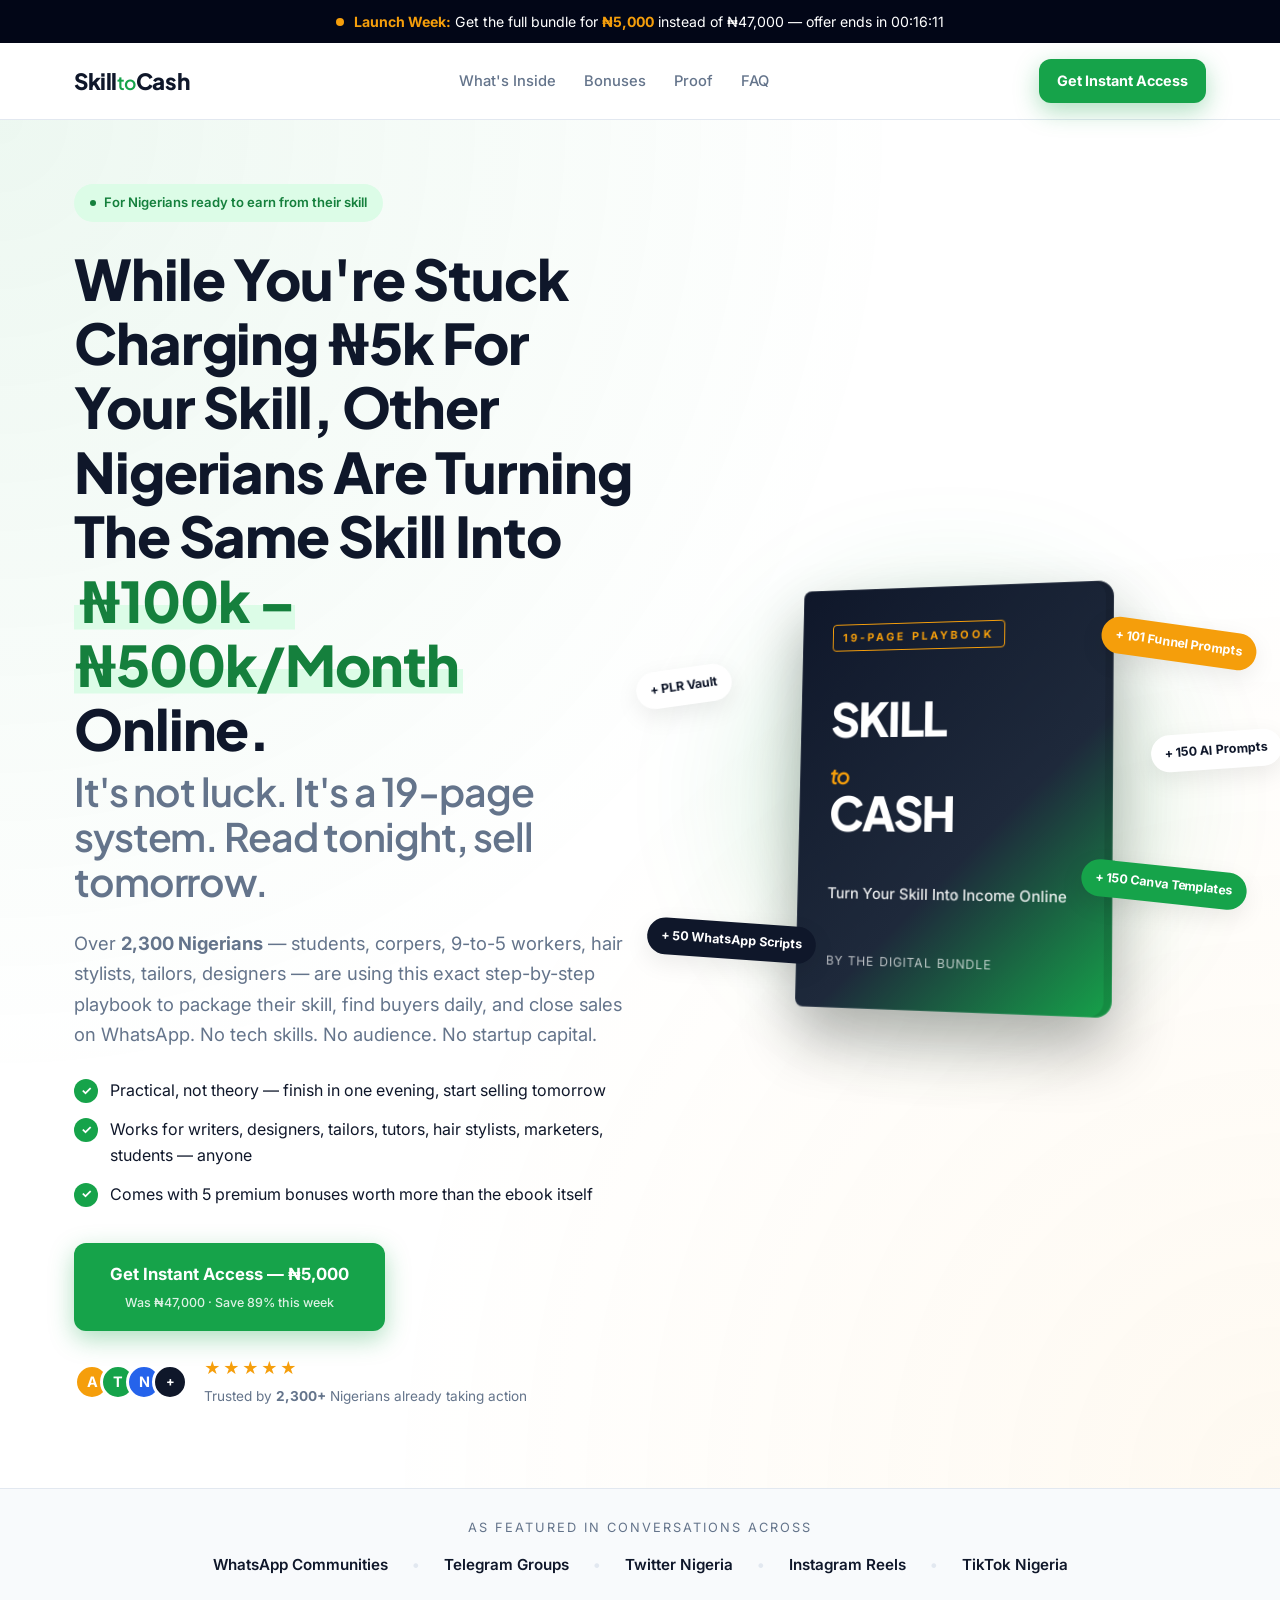
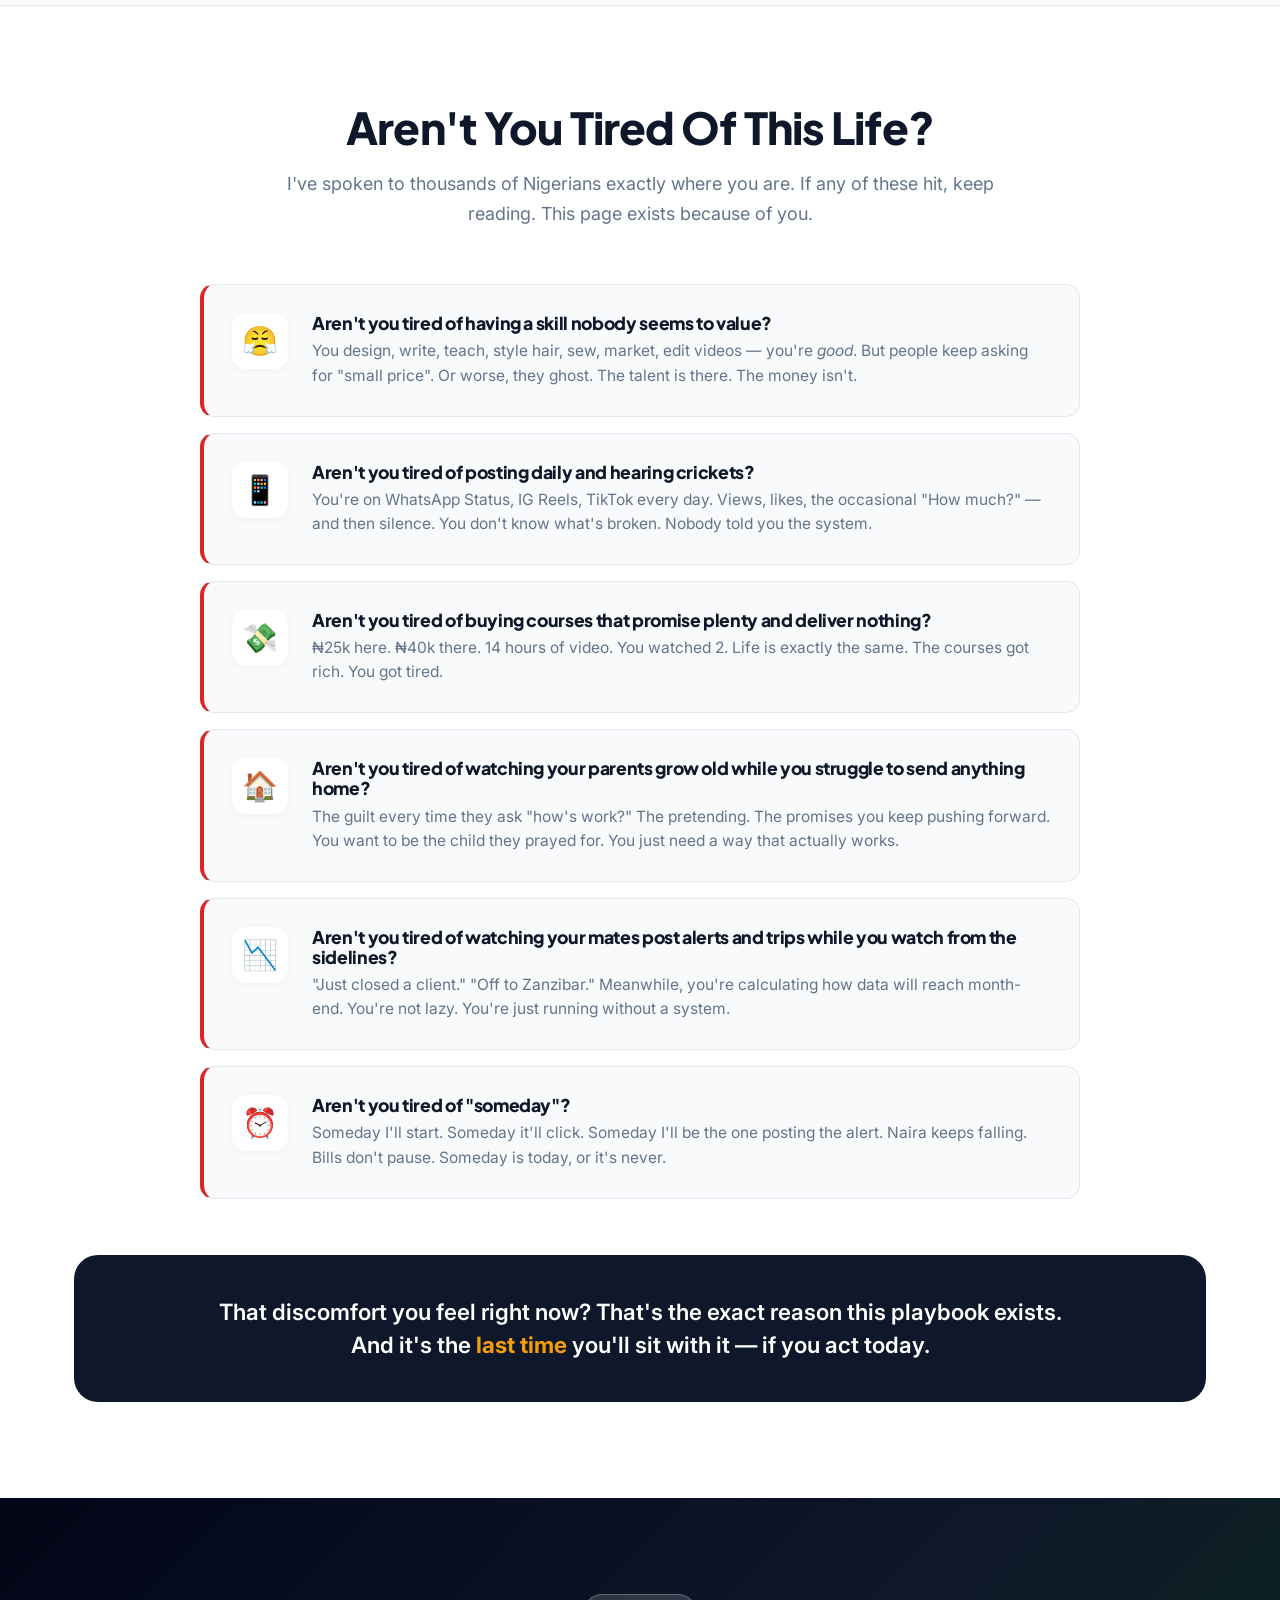
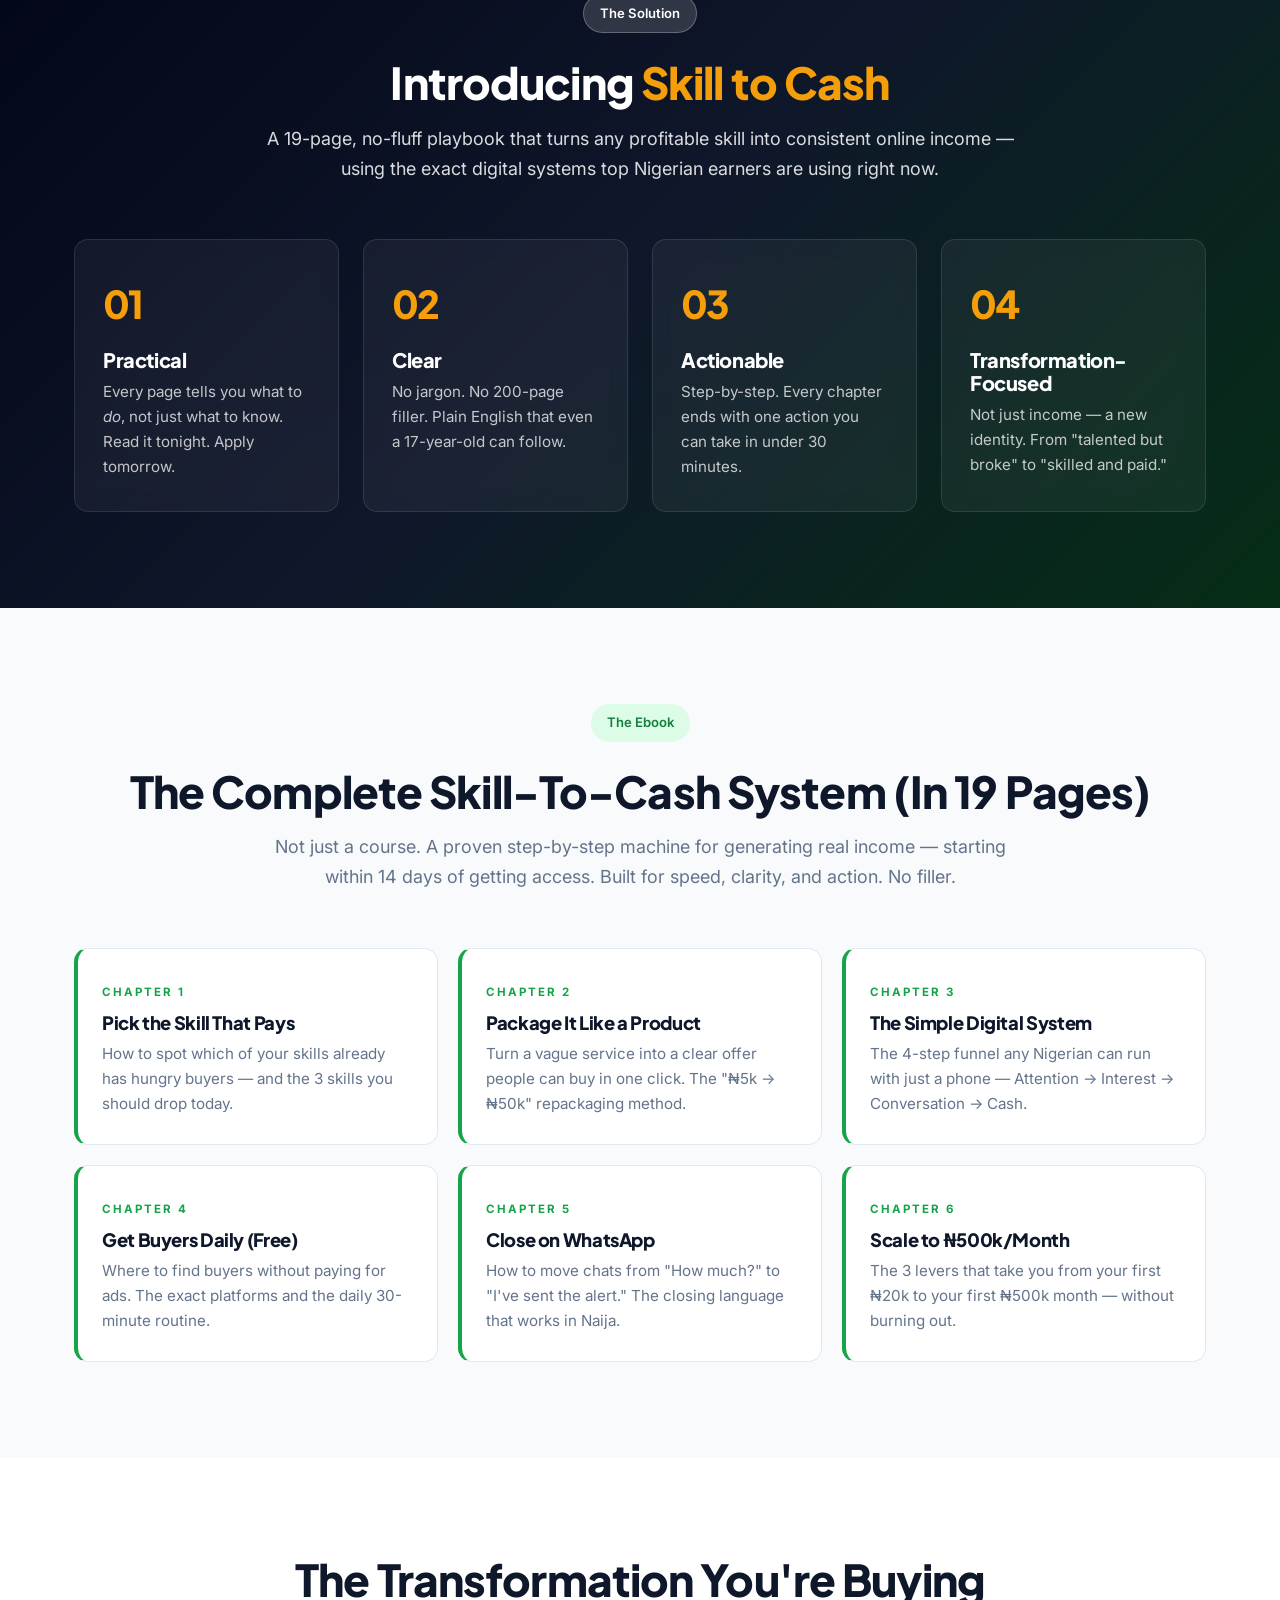
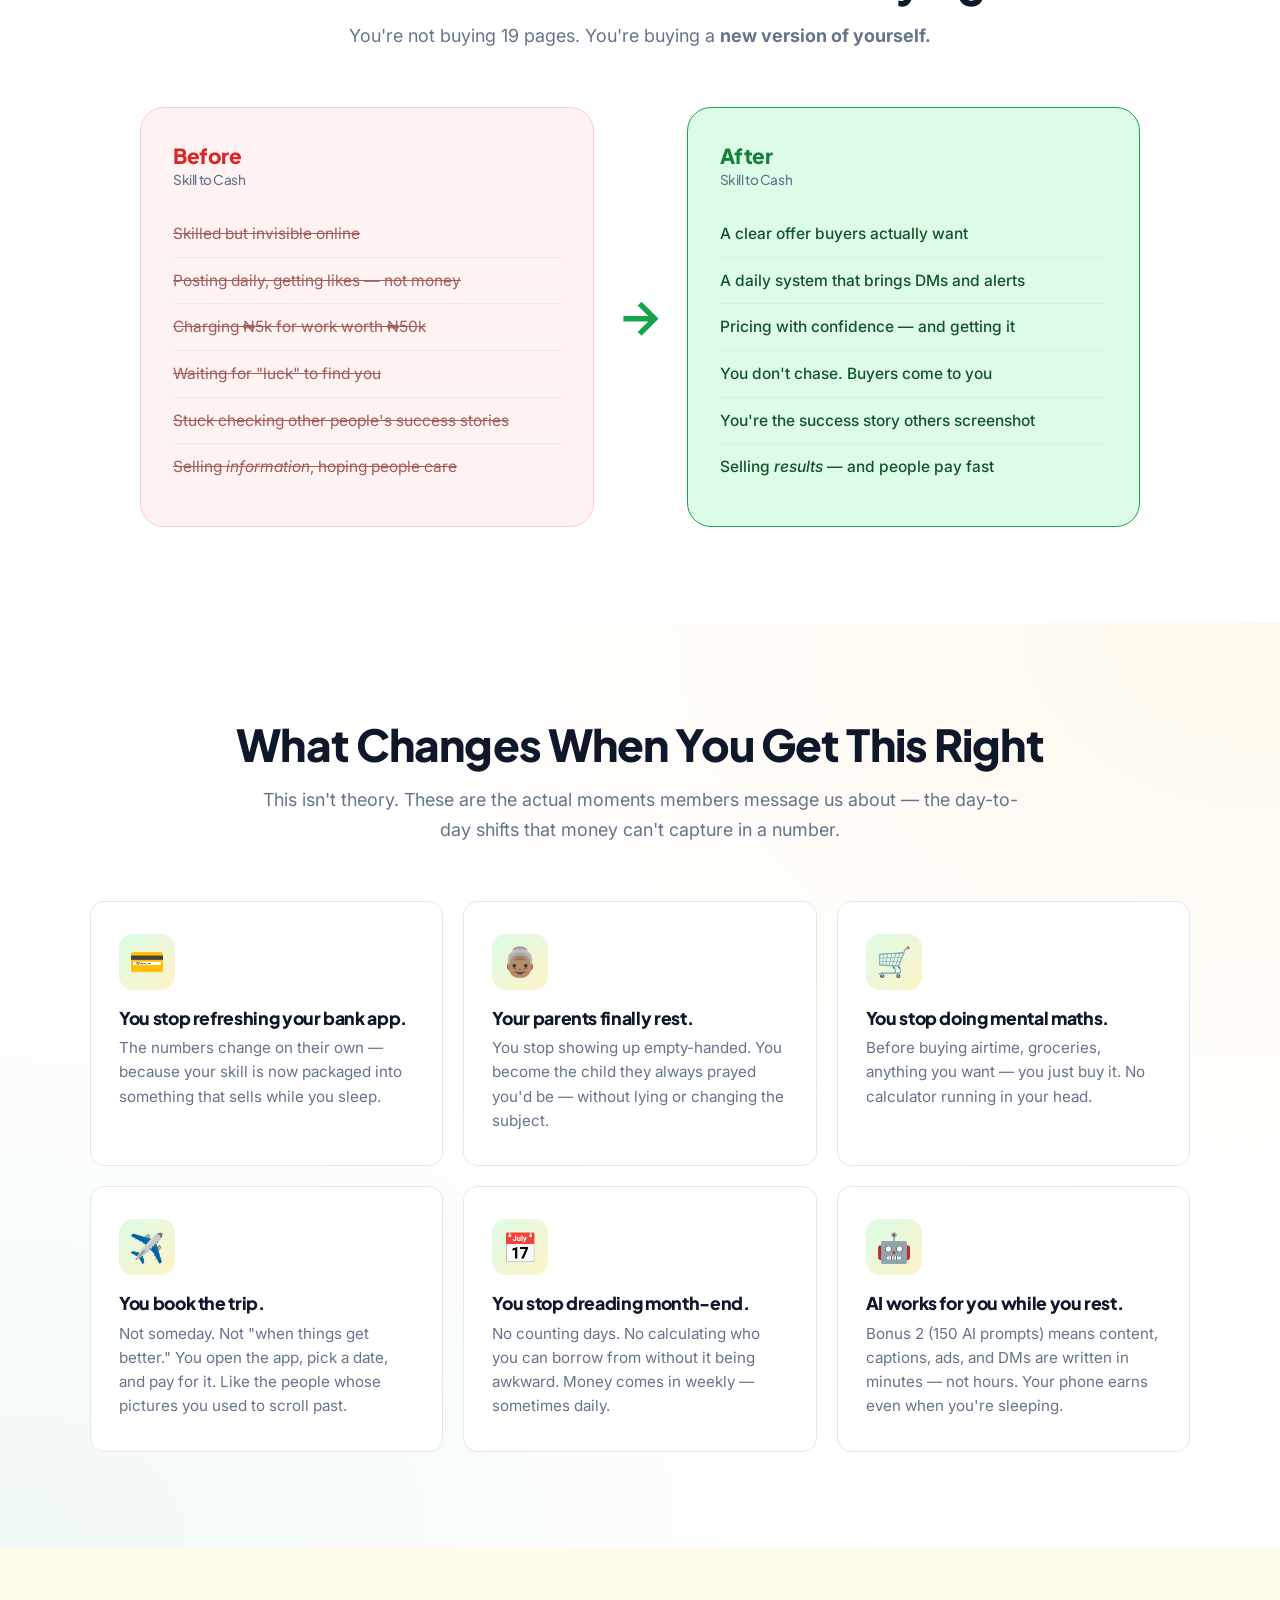
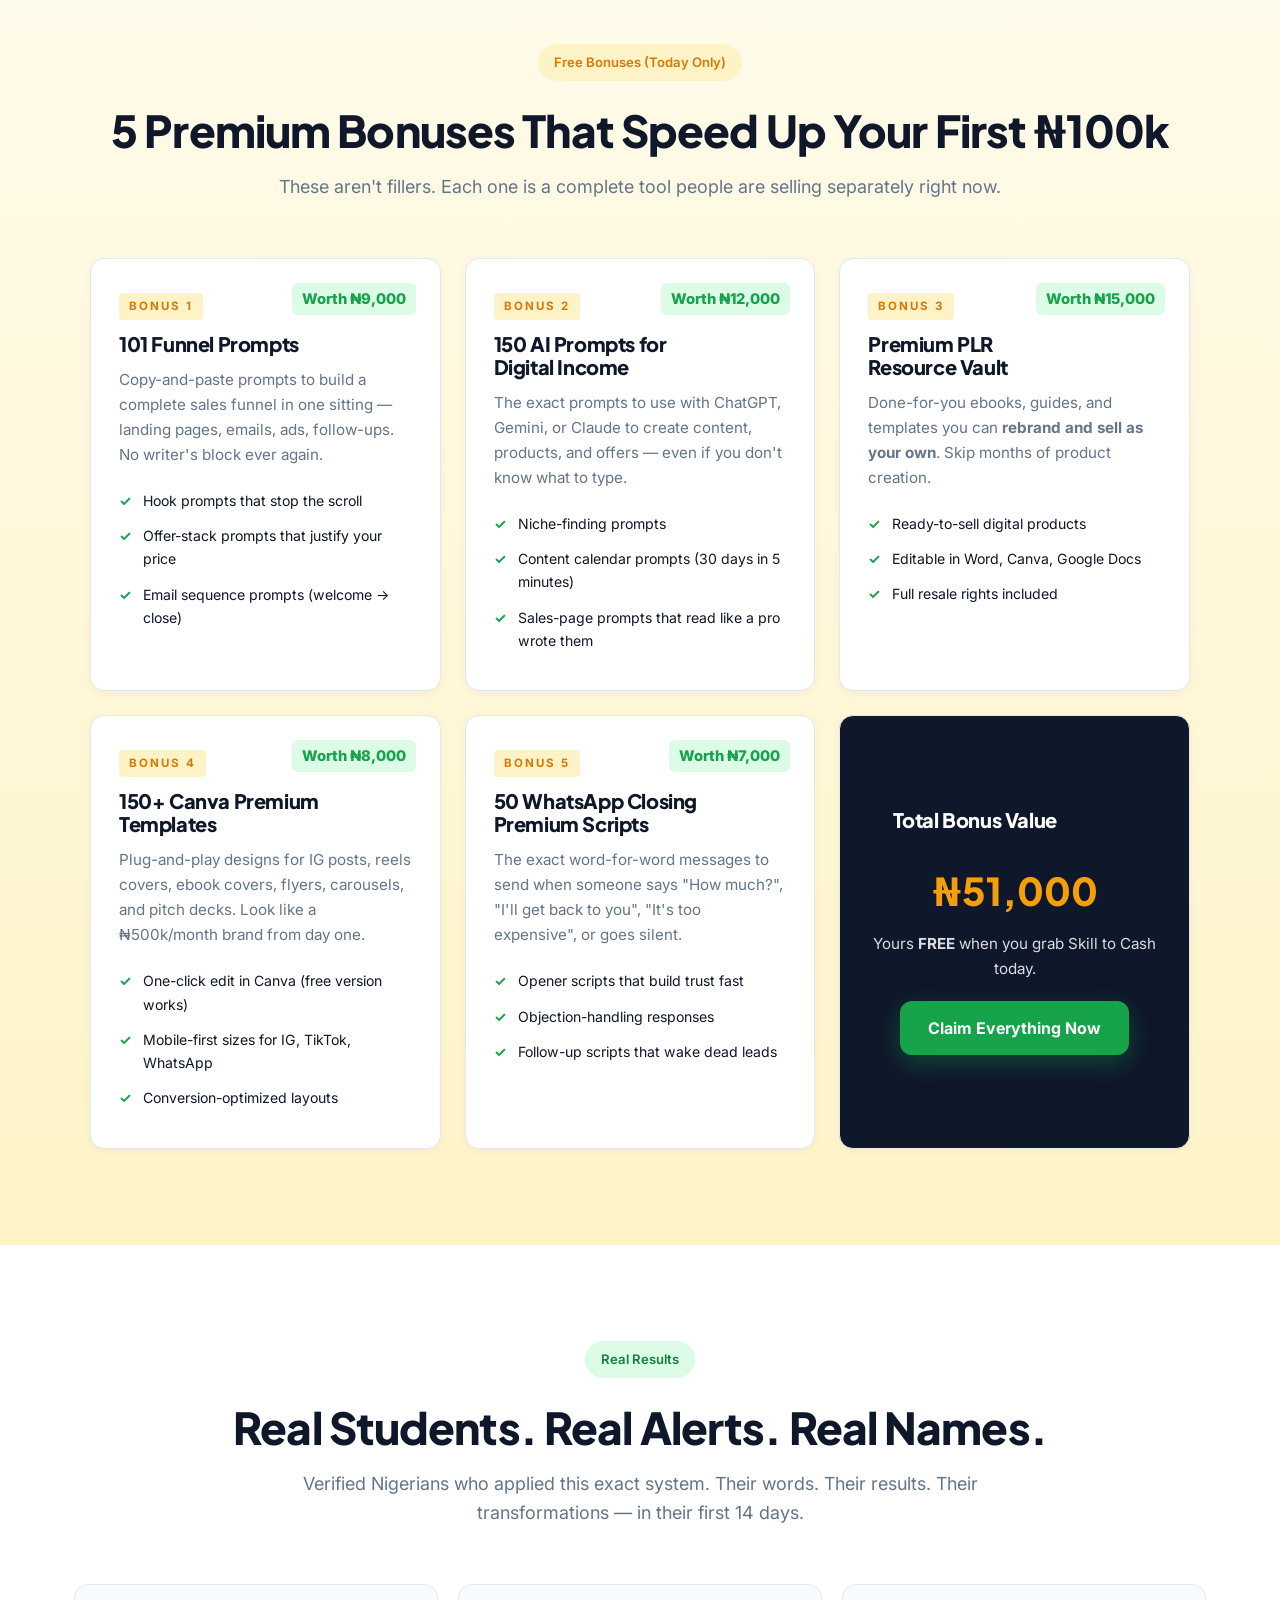
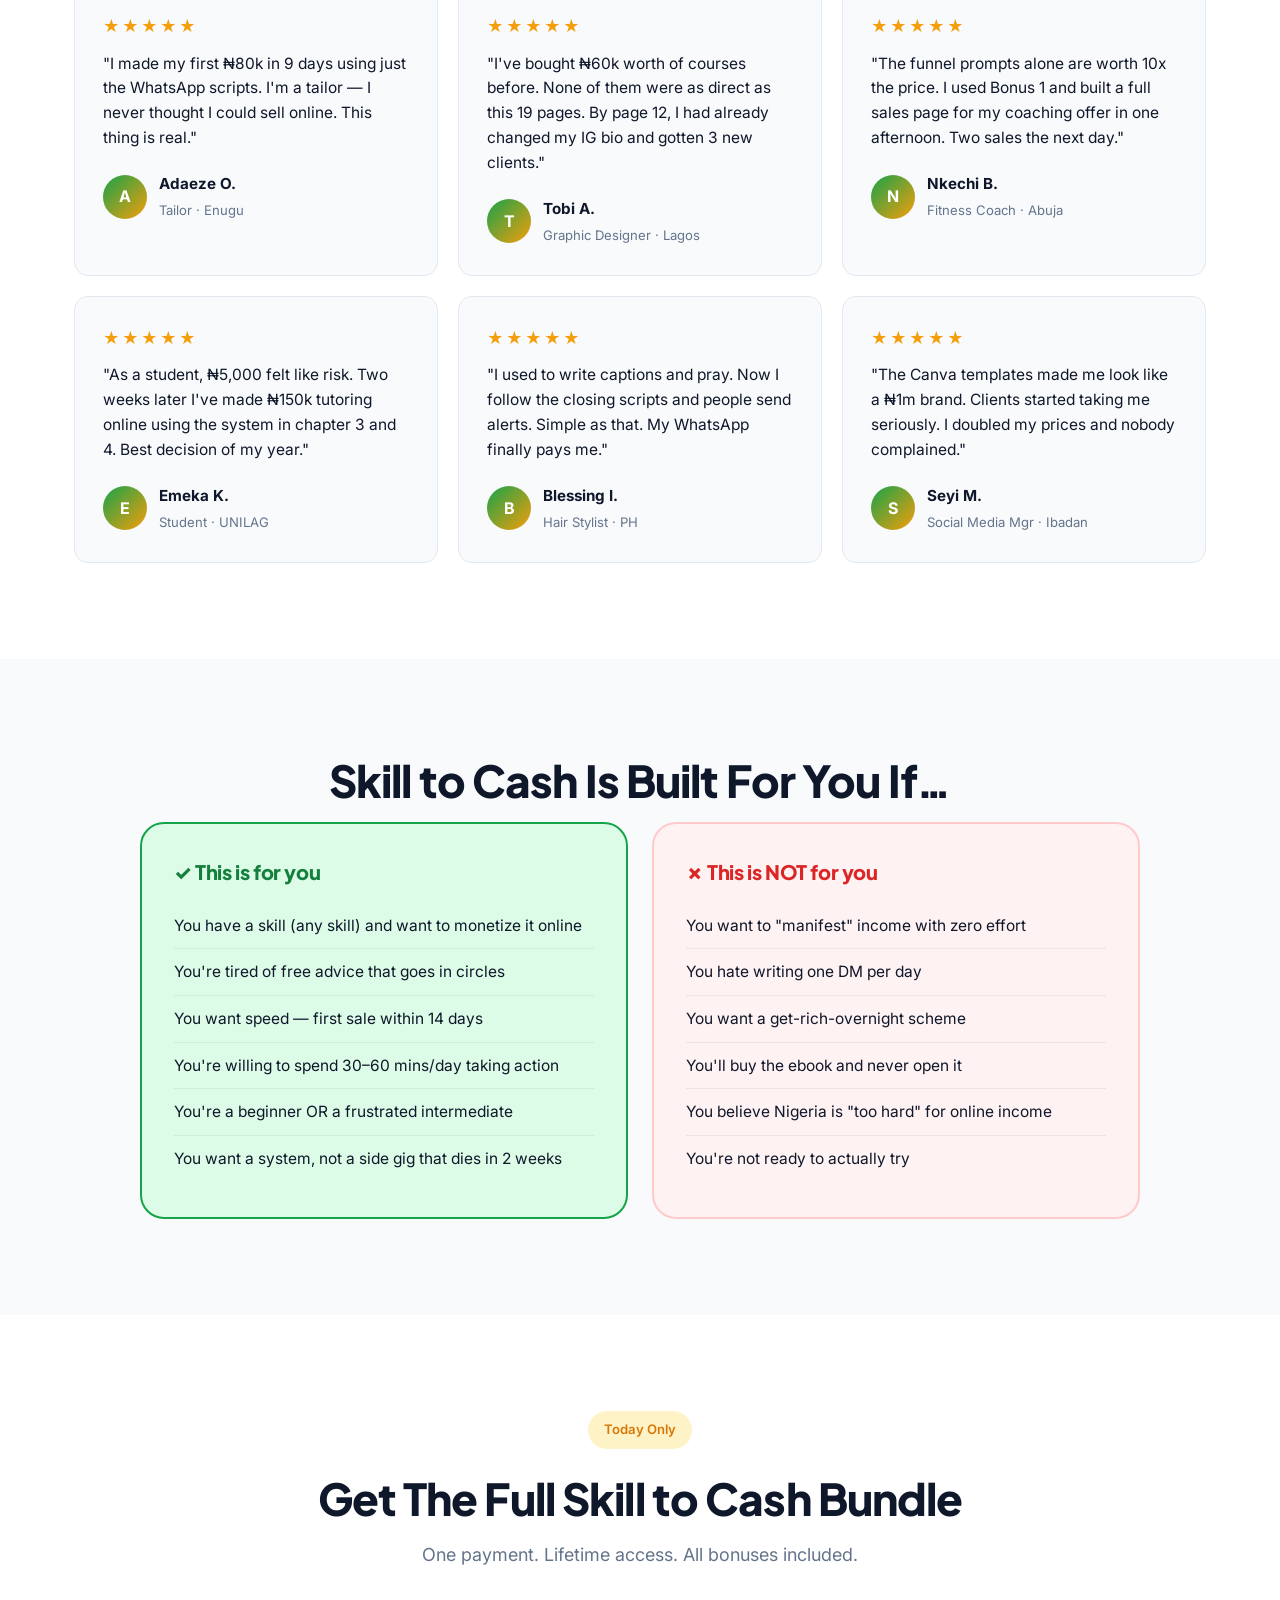
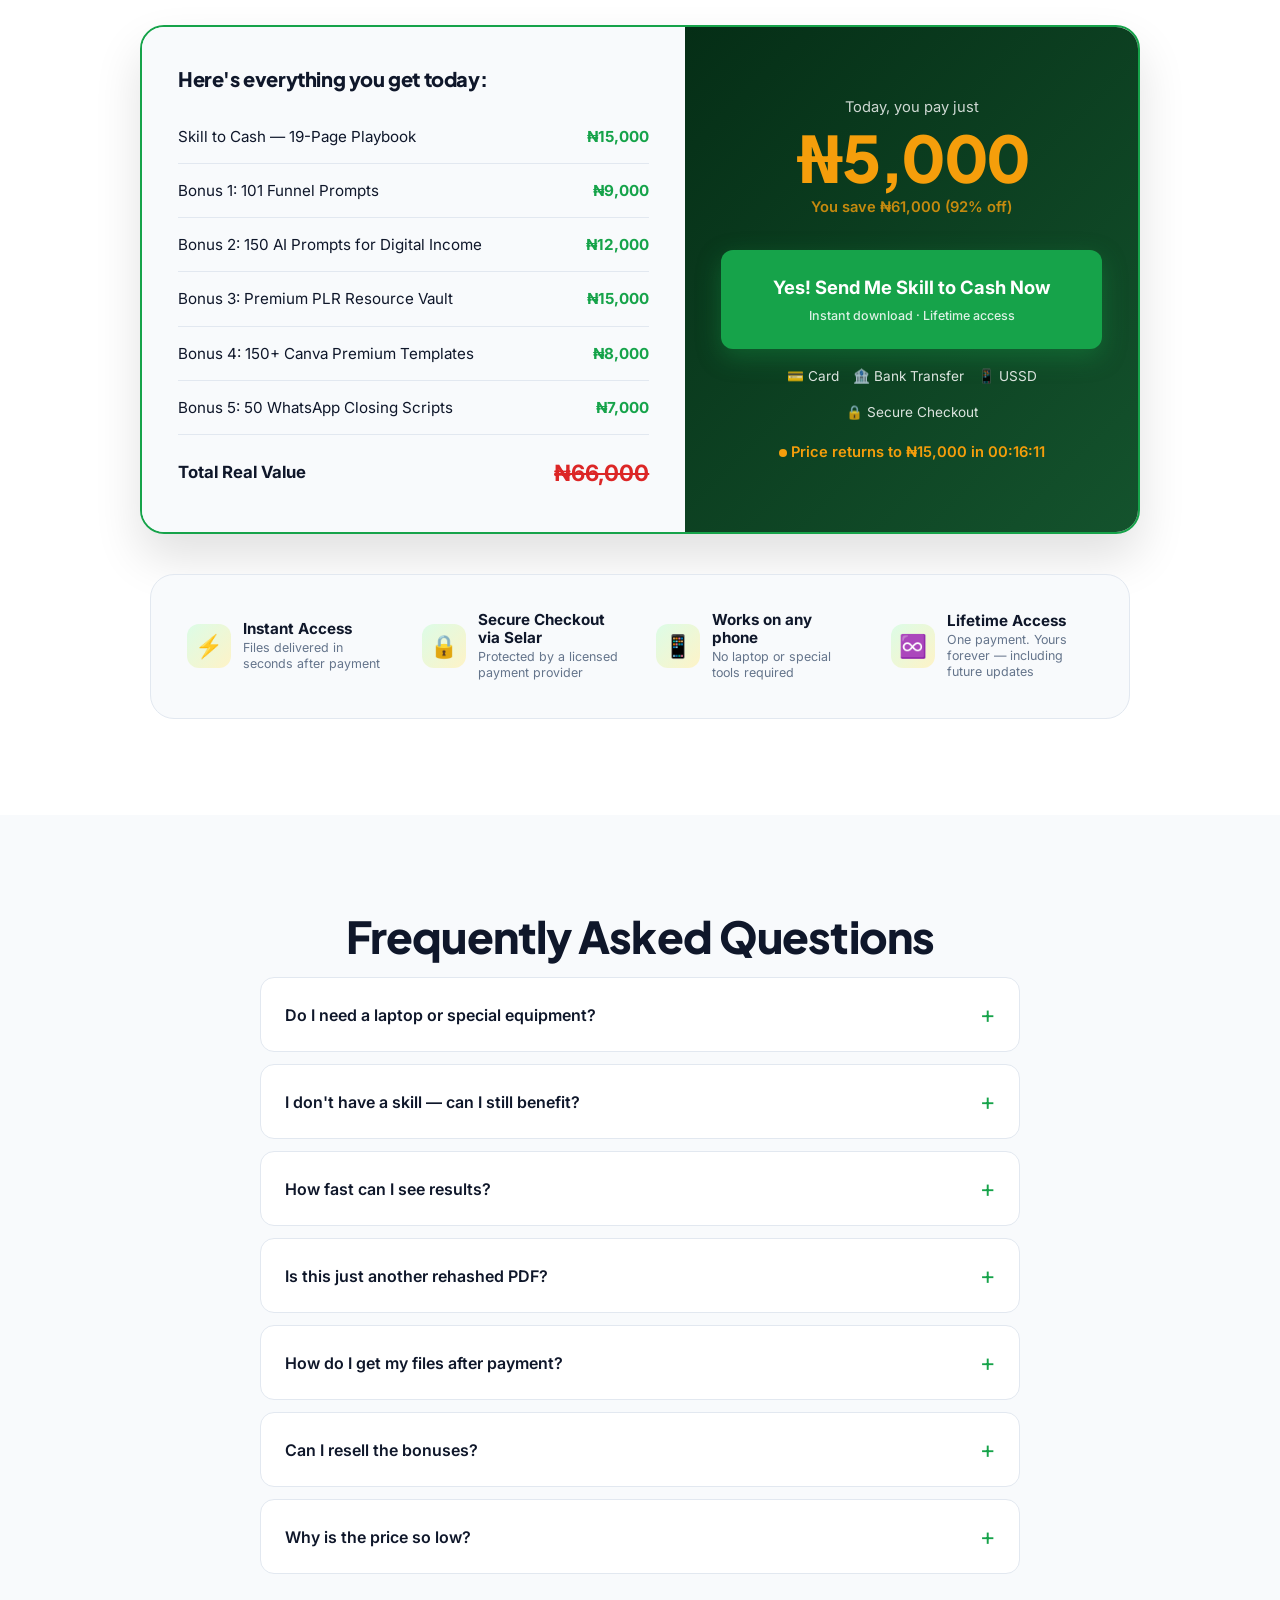
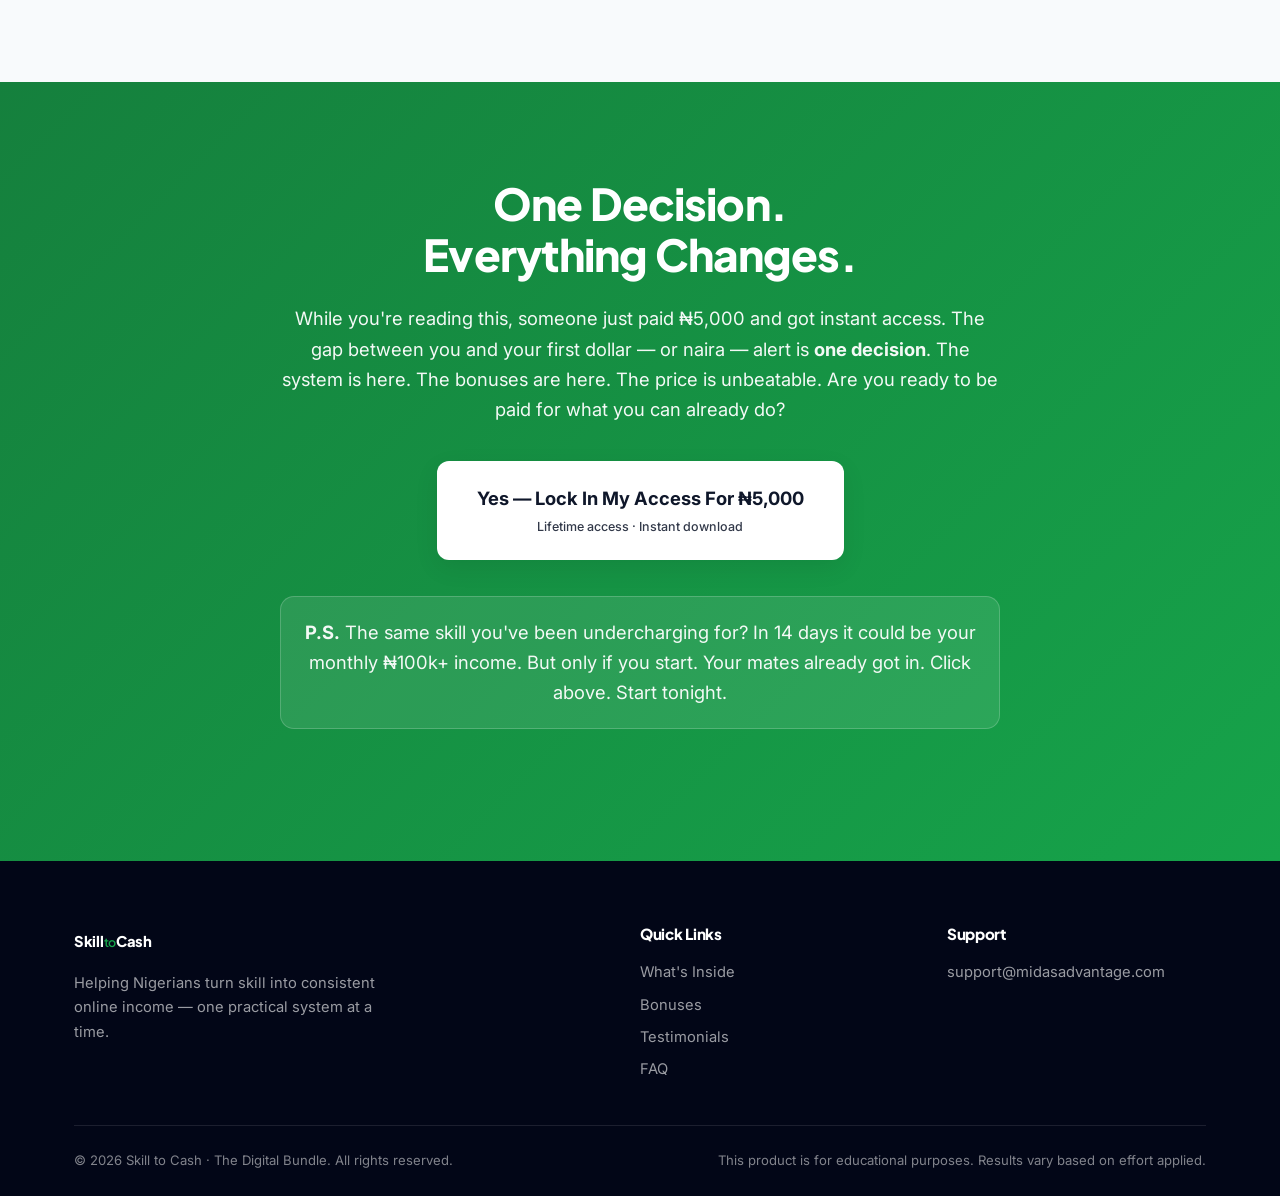
<file: index.html>
<!DOCTYPE html>
<html lang="en">
<head>
  <meta charset="UTF-8" />
  <meta name="viewport" content="width=device-width, initial-scale=1.0" />
  <meta name="description" content="Skill to Cash — Turn any profitable skill into consistent online income using simple digital systems. A 19-page practical ebook + 5 premium bonuses." />
  <meta name="keywords" content="skill to cash, make money online Nigeria, digital income, ebook, online business Nigeria" />

  <!-- Open Graph -->
  <meta property="og:title" content="Skill to Cash — Turn Your Skill Into Cash, Starting This Week" />
  <meta property="og:description" content="The 19-page playbook Nigerians are using to turn ordinary skills into ₦100k–₦500k/month online. Practical. Clear. Actionable." />
  <meta property="og:type" content="website" />

  <title>Skill to Cash — Turn Your Skill Into Cash, Starting This Week</title>

  <link rel="preconnect" href="https://fonts.googleapis.com" />
  <link rel="preconnect" href="https://fonts.gstatic.com" crossorigin />
  <link href="https://fonts.googleapis.com/css2?family=Inter:wght@400;500;600;700;800;900&family=Plus+Jakarta+Sans:wght@600;700;800&display=swap" rel="stylesheet" />
  <link rel="stylesheet" href="styles.css" />
</head>
<body>

  <!-- ANNOUNCEMENT BAR -->
  <div class="announce-bar">
    <span class="pulse-dot"></span>
    <span><strong>Launch Week:</strong> Get the full bundle for <strong>₦5,000</strong> instead of ₦47,000 — offer ends in <span id="countdown">--:--:--</span></span>
  </div>

  <!-- NAV -->
  <header class="nav">
    <div class="container nav-inner">
      <a href="#" class="logo">Skill<span>to</span>Cash</a>
      <nav class="nav-links">
        <a href="#whats-inside">What's Inside</a>
        <a href="#bonuses">Bonuses</a>
        <a href="#proof">Proof</a>
        <a href="#faq">FAQ</a>
      </nav>
      <a href="#order" class="btn btn-sm btn-primary">Get Instant Access</a>
    </div>
  </header>

  <!-- HERO -->
  <section class="hero">
    <div class="container hero-grid">
      <div class="hero-copy">
        <div class="badge">
          <span class="badge-dot"></span> For Nigerians ready to earn from their skill
        </div>
        <h1 class="hero-title">
          While You're Stuck Charging ₦5k For Your Skill, Other Nigerians Are Turning The Same Skill Into <span class="highlight">₦100k – ₦500k/Month</span> Online.
          <em>It's not luck. It's a 19-page system. Read tonight, sell tomorrow.</em>
        </h1>
        <p class="hero-sub">
          Over <strong>2,300 Nigerians</strong> — students, corpers, 9-to-5 workers, hair stylists, tailors, designers — are using this exact step-by-step playbook to package their skill, find buyers daily, and close sales on WhatsApp. No tech skills. No audience. No startup capital.
        </p>

        <ul class="hero-bullets">
          <li><span class="check">✓</span> Practical, not theory — finish in one evening, start selling tomorrow</li>
          <li><span class="check">✓</span> Works for writers, designers, tailors, tutors, hair stylists, marketers, students — anyone</li>
          <li><span class="check">✓</span> Comes with 5 premium bonuses worth more than the ebook itself</li>
        </ul>

        <div class="hero-cta">
          <a href="#order" class="btn btn-lg btn-primary">
            Get Instant Access — ₦5,000
            <span class="btn-sub">Was ₦47,000 · Save 89% this week</span>
          </a>
          <div class="trust-row">
            <div class="avatars">
              <span class="avatar a1">A</span>
              <span class="avatar a2">T</span>
              <span class="avatar a3">N</span>
              <span class="avatar a4">+</span>
            </div>
            <div>
              <div class="stars">★★★★★</div>
              <small>Trusted by <strong>2,300+</strong> Nigerians already taking action</small>
            </div>
          </div>
        </div>
      </div>

      <div class="hero-visual">
        <div class="mockup">
          <div class="mockup-glow"></div>
          <div class="ebook-cover">
            <div class="ebook-tag">19-PAGE PLAYBOOK</div>
            <div class="ebook-title">SKILL <br/><span>to</span><br/> CASH</div>
            <div class="ebook-sub">Turn Your Skill Into Income Online</div>
            <div class="ebook-author">by The Digital Bundle</div>
          </div>
          <div class="mockup-stickers">
            <span class="sticker s1">+ 101 Funnel Prompts</span>
            <span class="sticker s2">+ 150 AI Prompts</span>
            <span class="sticker s3">+ 150 Canva Templates</span>
            <span class="sticker s4">+ PLR Vault</span>
            <span class="sticker s5">+ 50 WhatsApp Scripts</span>
          </div>
        </div>
      </div>
    </div>
  </section>

  <!-- LOGO / SOCIAL PROOF STRIP -->
  <section class="proof-strip">
    <div class="container">
      <p class="proof-strip-label">As featured in conversations across</p>
      <div class="proof-logos">
        <span>WhatsApp Communities</span>
        <span>•</span>
        <span>Telegram Groups</span>
        <span>•</span>
        <span>Twitter Nigeria</span>
        <span>•</span>
        <span>Instagram Reels</span>
        <span>•</span>
        <span>TikTok Nigeria</span>
      </div>
    </div>
  </section>

  <!-- PAIN / AGITATION -->
  <section class="pain">
    <div class="container">
      <h2 class="section-title">Aren't You Tired Of This Life?</h2>
      <p class="section-lede">I've spoken to thousands of Nigerians exactly where you are. If any of these hit, keep reading. This page exists because of you.</p>

      <div class="pain-stack">
        <div class="pain-row">
          <div class="pain-mark">😤</div>
          <div>
            <h3>Aren't you tired of having a skill nobody seems to value?</h3>
            <p>You design, write, teach, style hair, sew, market, edit videos — you're <em>good</em>. But people keep asking for "small price". Or worse, they ghost. The talent is there. The money isn't.</p>
          </div>
        </div>

        <div class="pain-row">
          <div class="pain-mark">📱</div>
          <div>
            <h3>Aren't you tired of posting daily and hearing crickets?</h3>
            <p>You're on WhatsApp Status, IG Reels, TikTok every day. Views, likes, the occasional "How much?" — and then silence. You don't know what's broken. Nobody told you the system.</p>
          </div>
        </div>

        <div class="pain-row">
          <div class="pain-mark">💸</div>
          <div>
            <h3>Aren't you tired of buying courses that promise plenty and deliver nothing?</h3>
            <p>₦25k here. ₦40k there. 14 hours of video. You watched 2. Life is exactly the same. The courses got rich. You got tired.</p>
          </div>
        </div>

        <div class="pain-row">
          <div class="pain-mark">🏠</div>
          <div>
            <h3>Aren't you tired of watching your parents grow old while you struggle to send anything home?</h3>
            <p>The guilt every time they ask "how's work?" The pretending. The promises you keep pushing forward. You want to be the child they prayed for. You just need a way that actually works.</p>
          </div>
        </div>

        <div class="pain-row">
          <div class="pain-mark">📉</div>
          <div>
            <h3>Aren't you tired of watching your mates post alerts and trips while you watch from the sidelines?</h3>
            <p>"Just closed a client." "Off to Zanzibar." Meanwhile, you're calculating how data will reach month-end. You're not lazy. You're just running without a system.</p>
          </div>
        </div>

        <div class="pain-row">
          <div class="pain-mark">⏰</div>
          <div>
            <h3>Aren't you tired of "someday"?</h3>
            <p>Someday I'll start. Someday it'll click. Someday I'll be the one posting the alert. Naira keeps falling. Bills don't pause. Someday is today, or it's never.</p>
          </div>
        </div>
      </div>

      <div class="pain-callout">
        <p>That discomfort you feel right now? That's the exact reason this playbook exists.<br/>And it's the <strong>last time</strong> you'll sit with it — if you act today.</p>
      </div>
    </div>
  </section>

  <!-- THE PROMISE / SOLUTION -->
  <section class="promise">
    <div class="container">
      <div class="badge badge-light">The Solution</div>
      <h2 class="section-title white">Introducing <span class="highlight-yellow">Skill to Cash</span></h2>
      <p class="section-lede white">A 19-page, no-fluff playbook that turns any profitable skill into consistent online income — using the exact digital systems top Nigerian earners are using right now.</p>

      <div class="promise-grid">
        <div class="promise-card">
          <div class="num">01</div>
          <h3>Practical</h3>
          <p>Every page tells you what to <em>do</em>, not just what to know. Read it tonight. Apply tomorrow.</p>
        </div>
        <div class="promise-card">
          <div class="num">02</div>
          <h3>Clear</h3>
          <p>No jargon. No 200-page filler. Plain English that even a 17-year-old can follow.</p>
        </div>
        <div class="promise-card">
          <div class="num">03</div>
          <h3>Actionable</h3>
          <p>Step-by-step. Every chapter ends with one action you can take in under 30 minutes.</p>
        </div>
        <div class="promise-card">
          <div class="num">04</div>
          <h3>Transformation-Focused</h3>
          <p>Not just income — a new identity. From "talented but broke" to "skilled and paid."</p>
        </div>
      </div>
    </div>
  </section>

  <!-- WHAT'S INSIDE THE EBOOK -->
  <section id="whats-inside" class="inside">
    <div class="container">
      <div class="badge">The Ebook</div>
      <h2 class="section-title">The Complete Skill-To-Cash System (In 19 Pages)</h2>
      <p class="section-lede">Not just a course. A proven step-by-step machine for generating real income — starting within 14 days of getting access. Built for speed, clarity, and action. No filler.</p>

      <div class="inside-grid">
        <div class="inside-card">
          <span class="chap">Chapter 1</span>
          <h3>Pick the Skill That Pays</h3>
          <p>How to spot which of your skills already has hungry buyers — and the 3 skills you should drop today.</p>
        </div>
        <div class="inside-card">
          <span class="chap">Chapter 2</span>
          <h3>Package It Like a Product</h3>
          <p>Turn a vague service into a clear offer people can buy in one click. The "₦5k → ₦50k" repackaging method.</p>
        </div>
        <div class="inside-card">
          <span class="chap">Chapter 3</span>
          <h3>The Simple Digital System</h3>
          <p>The 4-step funnel any Nigerian can run with just a phone — Attention → Interest → Conversation → Cash.</p>
        </div>
        <div class="inside-card">
          <span class="chap">Chapter 4</span>
          <h3>Get Buyers Daily (Free)</h3>
          <p>Where to find buyers without paying for ads. The exact platforms and the daily 30-minute routine.</p>
        </div>
        <div class="inside-card">
          <span class="chap">Chapter 5</span>
          <h3>Close on WhatsApp</h3>
          <p>How to move chats from "How much?" to "I've sent the alert." The closing language that works in Naija.</p>
        </div>
        <div class="inside-card">
          <span class="chap">Chapter 6</span>
          <h3>Scale to ₦500k/Month</h3>
          <p>The 3 levers that take you from your first ₦20k to your first ₦500k month — without burning out.</p>
        </div>
      </div>
    </div>
  </section>

  <!-- TRANSFORMATION PROMISE -->
  <section class="transformation">
    <div class="container">
      <h2 class="section-title">The Transformation You're Buying</h2>
      <p class="section-lede">You're not buying 19 pages. You're buying a <strong>new version of yourself.</strong></p>

      <div class="trans-grid">
        <div class="trans-col before">
          <h3>Before <span>Skill to Cash</span></h3>
          <ul>
            <li>Skilled but invisible online</li>
            <li>Posting daily, getting likes — not money</li>
            <li>Charging ₦5k for work worth ₦50k</li>
            <li>Waiting for "luck" to find you</li>
            <li>Stuck checking other people's success stories</li>
            <li>Selling <em>information</em>, hoping people care</li>
          </ul>
        </div>
        <div class="trans-arrow">→</div>
        <div class="trans-col after">
          <h3>After <span>Skill to Cash</span></h3>
          <ul>
            <li>A clear offer buyers actually want</li>
            <li>A daily system that brings DMs and alerts</li>
            <li>Pricing with confidence — and getting it</li>
            <li>You don't chase. Buyers come to you</li>
            <li>You're the success story others screenshot</li>
            <li>Selling <em>results</em> — and people pay fast</li>
          </ul>
        </div>
      </div>
    </div>
  </section>

  <!-- WHAT CHANGES (emotional transformation moments) -->
  <section class="changes">
    <div class="container">
      <h2 class="section-title">What Changes When You Get This Right</h2>
      <p class="section-lede">This isn't theory. These are the actual moments members message us about — the day-to-day shifts that money can't capture in a number.</p>

      <div class="changes-grid">
        <div class="change-card">
          <div class="change-icon">💳</div>
          <h3>You stop refreshing your bank app.</h3>
          <p>The numbers change on their own — because your skill is now packaged into something that sells while you sleep.</p>
        </div>
        <div class="change-card">
          <div class="change-icon">👵🏽</div>
          <h3>Your parents finally rest.</h3>
          <p>You stop showing up empty-handed. You become the child they always prayed you'd be — without lying or changing the subject.</p>
        </div>
        <div class="change-card">
          <div class="change-icon">🛒</div>
          <h3>You stop doing mental maths.</h3>
          <p>Before buying airtime, groceries, anything you want — you just buy it. No calculator running in your head.</p>
        </div>
        <div class="change-card">
          <div class="change-icon">✈️</div>
          <h3>You book the trip.</h3>
          <p>Not someday. Not "when things get better." You open the app, pick a date, and pay for it. Like the people whose pictures you used to scroll past.</p>
        </div>
        <div class="change-card">
          <div class="change-icon">📅</div>
          <h3>You stop dreading month-end.</h3>
          <p>No counting days. No calculating who you can borrow from without it being awkward. Money comes in weekly — sometimes daily.</p>
        </div>
        <div class="change-card">
          <div class="change-icon">🤖</div>
          <h3>AI works for you while you rest.</h3>
          <p>Bonus 2 (150 AI prompts) means content, captions, ads, and DMs are written in minutes — not hours. Your phone earns even when you're sleeping.</p>
        </div>
      </div>
    </div>
  </section>

  <!-- BONUS STACK -->
  <section id="bonuses" class="bonuses">
    <div class="container">
      <div class="badge badge-gold">Free Bonuses (Today Only)</div>
      <h2 class="section-title">5 Premium Bonuses That Speed Up Your First ₦100k</h2>
      <p class="section-lede">These aren't fillers. Each one is a complete tool people are selling separately right now.</p>

      <div class="bonus-grid">
        <div class="bonus-card">
          <div class="bonus-num">Bonus 1</div>
          <div class="bonus-value">Worth ₦9,000</div>
          <h3>101 Funnel Prompts</h3>
          <p>Copy-and-paste prompts to build a complete sales funnel in one sitting — landing pages, emails, ads, follow-ups. No writer's block ever again.</p>
          <ul class="bonus-bullets">
            <li>Hook prompts that stop the scroll</li>
            <li>Offer-stack prompts that justify your price</li>
            <li>Email sequence prompts (welcome → close)</li>
          </ul>
        </div>

        <div class="bonus-card">
          <div class="bonus-num">Bonus 2</div>
          <div class="bonus-value">Worth ₦12,000</div>
          <h3>150 AI Prompts for Digital Income</h3>
          <p>The exact prompts to use with ChatGPT, Gemini, or Claude to create content, products, and offers — even if you don't know what to type.</p>
          <ul class="bonus-bullets">
            <li>Niche-finding prompts</li>
            <li>Content calendar prompts (30 days in 5 minutes)</li>
            <li>Sales-page prompts that read like a pro wrote them</li>
          </ul>
        </div>

        <div class="bonus-card">
          <div class="bonus-num">Bonus 3</div>
          <div class="bonus-value">Worth ₦15,000</div>
          <h3>Premium PLR Resource Vault</h3>
          <p>Done-for-you ebooks, guides, and templates you can <strong>rebrand and sell as your own</strong>. Skip months of product creation.</p>
          <ul class="bonus-bullets">
            <li>Ready-to-sell digital products</li>
            <li>Editable in Word, Canva, Google Docs</li>
            <li>Full resale rights included</li>
          </ul>
        </div>

        <div class="bonus-card">
          <div class="bonus-num">Bonus 4</div>
          <div class="bonus-value">Worth ₦8,000</div>
          <h3>150+ Canva Premium Templates</h3>
          <p>Plug-and-play designs for IG posts, reels covers, ebook covers, flyers, carousels, and pitch decks. Look like a ₦500k/month brand from day one.</p>
          <ul class="bonus-bullets">
            <li>One-click edit in Canva (free version works)</li>
            <li>Mobile-first sizes for IG, TikTok, WhatsApp</li>
            <li>Conversion-optimized layouts</li>
          </ul>
        </div>

        <div class="bonus-card">
          <div class="bonus-num">Bonus 5</div>
          <div class="bonus-value">Worth ₦7,000</div>
          <h3>50 WhatsApp Closing Premium Scripts</h3>
          <p>The exact word-for-word messages to send when someone says "How much?", "I'll get back to you", "It's too expensive", or goes silent.</p>
          <ul class="bonus-bullets">
            <li>Opener scripts that build trust fast</li>
            <li>Objection-handling responses</li>
            <li>Follow-up scripts that wake dead leads</li>
          </ul>
        </div>

        <div class="bonus-card bonus-total">
          <h3>Total Bonus Value</h3>
          <div class="total-old">₦51,000</div>
          <p>Yours <strong>FREE</strong> when you grab Skill to Cash today.</p>
          <a href="#order" class="btn btn-primary">Claim Everything Now</a>
        </div>
      </div>
    </div>
  </section>

  <!-- SOCIAL PROOF -->
  <section id="proof" class="proof">
    <div class="container">
      <div class="badge">Real Results</div>
      <h2 class="section-title">Real Students. Real Alerts. Real Names.</h2>
      <p class="section-lede">Verified Nigerians who applied this exact system. Their words. Their results. Their transformations — in their first 14 days.</p>

      <div class="testimonials">
        <div class="testimonial">
          <div class="stars">★★★★★</div>
          <p>"I made my first ₦80k in 9 days using just the WhatsApp scripts. I'm a tailor — I never thought I could sell online. This thing is real."</p>
          <div class="t-author">
            <div class="t-avatar">A</div>
            <div>
              <strong>Adaeze O.</strong>
              <small>Tailor · Enugu</small>
            </div>
          </div>
        </div>

        <div class="testimonial">
          <div class="stars">★★★★★</div>
          <p>"I've bought ₦60k worth of courses before. None of them were as direct as this 19 pages. By page 12, I had already changed my IG bio and gotten 3 new clients."</p>
          <div class="t-author">
            <div class="t-avatar">T</div>
            <div>
              <strong>Tobi A.</strong>
              <small>Graphic Designer · Lagos</small>
            </div>
          </div>
        </div>

        <div class="testimonial">
          <div class="stars">★★★★★</div>
          <p>"The funnel prompts alone are worth 10x the price. I used Bonus 1 and built a full sales page for my coaching offer in one afternoon. Two sales the next day."</p>
          <div class="t-author">
            <div class="t-avatar">N</div>
            <div>
              <strong>Nkechi B.</strong>
              <small>Fitness Coach · Abuja</small>
            </div>
          </div>
        </div>

        <div class="testimonial">
          <div class="stars">★★★★★</div>
          <p>"As a student, ₦5,000 felt like risk. Two weeks later I've made ₦150k tutoring online using the system in chapter 3 and 4. Best decision of my year."</p>
          <div class="t-author">
            <div class="t-avatar">E</div>
            <div>
              <strong>Emeka K.</strong>
              <small>Student · UNILAG</small>
            </div>
          </div>
        </div>

        <div class="testimonial">
          <div class="stars">★★★★★</div>
          <p>"I used to write captions and pray. Now I follow the closing scripts and people send alerts. Simple as that. My WhatsApp finally pays me."</p>
          <div class="t-author">
            <div class="t-avatar">B</div>
            <div>
              <strong>Blessing I.</strong>
              <small>Hair Stylist · PH</small>
            </div>
          </div>
        </div>

        <div class="testimonial">
          <div class="stars">★★★★★</div>
          <p>"The Canva templates made me look like a ₦1m brand. Clients started taking me seriously. I doubled my prices and nobody complained."</p>
          <div class="t-author">
            <div class="t-avatar">S</div>
            <div>
              <strong>Seyi M.</strong>
              <small>Social Media Mgr · Ibadan</small>
            </div>
          </div>
        </div>
      </div>
    </div>
  </section>

  <!-- WHO IS THIS FOR -->
  <section class="for-who">
    <div class="container">
      <h2 class="section-title">Skill to Cash Is Built For You If…</h2>
      <div class="for-grid">
        <div class="for-card yes">
          <h3>✓ This is for you</h3>
          <ul>
            <li>You have a skill (any skill) and want to monetize it online</li>
            <li>You're tired of free advice that goes in circles</li>
            <li>You want speed — first sale within 14 days</li>
            <li>You're willing to spend 30–60 mins/day taking action</li>
            <li>You're a beginner OR a frustrated intermediate</li>
            <li>You want a system, not a side gig that dies in 2 weeks</li>
          </ul>
        </div>
        <div class="for-card no">
          <h3>✗ This is NOT for you</h3>
          <ul>
            <li>You want to "manifest" income with zero effort</li>
            <li>You hate writing one DM per day</li>
            <li>You want a get-rich-overnight scheme</li>
            <li>You'll buy the ebook and never open it</li>
            <li>You believe Nigeria is "too hard" for online income</li>
            <li>You're not ready to actually try</li>
          </ul>
        </div>
      </div>
    </div>
  </section>

  <!-- PRICING / OFFER STACK -->
  <section id="order" class="pricing">
    <div class="container">
      <div class="badge badge-gold">Today Only</div>
      <h2 class="section-title">Get The Full Skill to Cash Bundle</h2>
      <p class="section-lede">One payment. Lifetime access. All bonuses included.</p>

      <div class="offer-card">
        <div class="offer-stack">
          <h3>Here's everything you get today:</h3>
          <ul class="stack-list">
            <li><span>Skill to Cash — 19-Page Playbook</span><strong>₦15,000</strong></li>
            <li><span>Bonus 1: 101 Funnel Prompts</span><strong>₦9,000</strong></li>
            <li><span>Bonus 2: 150 AI Prompts for Digital Income</span><strong>₦12,000</strong></li>
            <li><span>Bonus 3: Premium PLR Resource Vault</span><strong>₦15,000</strong></li>
            <li><span>Bonus 4: 150+ Canva Premium Templates</span><strong>₦8,000</strong></li>
            <li><span>Bonus 5: 50 WhatsApp Closing Scripts</span><strong>₦7,000</strong></li>
          </ul>
          <div class="stack-total">
            <span>Total Real Value</span>
            <strong class="strike">₦66,000</strong>
          </div>
        </div>

        <div class="offer-price">
          <div class="price-tag">
            <small>Today, you pay just</small>
            <div class="big-price">₦5,000</div>
            <small class="save">You save ₦61,000 (92% off)</small>
          </div>

          <a href="https://selar.com/6q900bfu5t" class="btn btn-xl btn-primary btn-block">
            Yes! Send Me Skill to Cash Now
            <span class="btn-sub">Instant download · Lifetime access</span>
          </a>

          <div class="payment-row">
            <span>💳 Card</span>
            <span>🏦 Bank Transfer</span>
            <span>📱 USSD</span>
            <span>🔒 Secure Checkout</span>
          </div>

          <div class="urgency">
            <span class="pulse-dot"></span>
            Price returns to ₦15,000 in <span id="countdown2">--:--:--</span>
          </div>
        </div>
      </div>

      <!-- TRUST SIGNALS -->
      <div class="trust-signals">
        <div class="trust-item">
          <div class="trust-icon">⚡</div>
          <div>
            <strong>Instant Access</strong>
            <small>Files delivered in seconds after payment</small>
          </div>
        </div>
        <div class="trust-item">
          <div class="trust-icon">🔒</div>
          <div>
            <strong>Secure Checkout via Selar</strong>
            <small>Protected by a licensed payment provider</small>
          </div>
        </div>
        <div class="trust-item">
          <div class="trust-icon">📱</div>
          <div>
            <strong>Works on any phone</strong>
            <small>No laptop or special tools required</small>
          </div>
        </div>
        <div class="trust-item">
          <div class="trust-icon">♾️</div>
          <div>
            <strong>Lifetime Access</strong>
            <small>One payment. Yours forever — including future updates</small>
          </div>
        </div>
      </div>
    </div>
  </section>

  <!-- FAQ -->
  <section id="faq" class="faq">
    <div class="container">
      <h2 class="section-title">Frequently Asked Questions</h2>

      <div class="faq-list">
        <div class="faq-item">
          <button class="faq-q">Do I need a laptop or special equipment?<span>+</span></button>
          <div class="faq-a"><p>No. Everything in Skill to Cash can be done from a smartphone. The bonuses (Canva templates, WhatsApp scripts, AI prompts) are all phone-friendly.</p></div>
        </div>
        <div class="faq-item">
          <button class="faq-q">I don't have a skill — can I still benefit?<span>+</span></button>
          <div class="faq-a"><p>Yes. Chapter 1 helps you discover skills you already have but never thought to monetize. Plus, the PLR vault gives you ready-to-sell products even if you're starting from zero.</p></div>
        </div>
        <div class="faq-item">
          <button class="faq-q">How fast can I see results?</button>
          <div class="faq-a"><p>Most readers who actively apply the system land their first sale within 7–14 days. Some have done it in 48 hours using the WhatsApp closing scripts. But this is not magic — it's a system. You must run it.</p></div>
        </div>
        <div class="faq-item">
          <button class="faq-q">Is this just another rehashed PDF?<span>+</span></button>
          <div class="faq-a"><p>No. This is 19 deliberately tight pages — built for speed, clarity, and action. Buyers don't want volume; they want a path. That's what you're getting.</p></div>
        </div>
        <div class="faq-item">
          <button class="faq-q">How do I get my files after payment?<span>+</span></button>
          <div class="faq-a"><p>Instantly. After checkout, you'll be redirected to a download page with the ebook + all 5 bonuses. You'll also get the same links in your email for lifetime access.</p></div>
        </div>
        <div class="faq-item">
          <button class="faq-q">Can I resell the bonuses?<span>+</span></button>
          <div class="faq-a"><p>The Premium PLR Resource Vault (Bonus 3) comes with full resale rights — rebrand and sell as your own. The other bonuses are for personal use to help <em>you</em> earn.</p></div>
        </div>
        <div class="faq-item">
          <button class="faq-q">Why is the price so low?<span>+</span></button>
          <div class="faq-a"><p>Launch-week pricing. We'd rather have 10,000 Nigerians actually using the system than 200 paying premium. Price returns to ₦15,000 once the timer ends.</p></div>
        </div>
      </div>
    </div>
  </section>

  <!-- FINAL CTA -->
  <section class="final-cta">
    <div class="container">
      <h2>One Decision. <br/>Everything Changes.</h2>
      <p>While you're reading this, someone just paid ₦5,000 and got instant access. The gap between you and your first dollar — or naira — alert is <strong>one decision</strong>. The system is here. The bonuses are here. The price is unbeatable. Are you ready to be paid for what you can already do?</p>
      <a href="#order" class="btn btn-xl btn-light">
        Yes — Lock In My Access For ₦5,000
        <span class="btn-sub">Lifetime access · Instant download</span>
      </a>
      <p class="ps"><strong>P.S.</strong> The same skill you've been undercharging for? In 14 days it could be your monthly ₦100k+ income. But only if you start. Your mates already got in. Click above. Start tonight.</p>
    </div>
  </section>

  <!-- FOOTER -->
  <footer class="footer">
    <div class="container">
      <div class="footer-grid">
        <div>
          <a href="#" class="logo">Skill<span>to</span>Cash</a>
          <p>Helping Nigerians turn skill into consistent online income — one practical system at a time.</p>
        </div>
        <div>
          <h4>Quick Links</h4>
          <a href="#whats-inside">What's Inside</a>
          <a href="#bonuses">Bonuses</a>
          <a href="#proof">Testimonials</a>
          <a href="#faq">FAQ</a>
        </div>
        <div>
          <h4>Support</h4>
          <a href="mailto:support@midasadvantage.com">support@midasadvantage.com</a>
        </div>
      </div>
      <div class="footer-bottom">
        <small>© 2026 Skill to Cash · The Digital Bundle. All rights reserved.</small>
        <small>This product is for educational purposes. Results vary based on effort applied.</small>
      </div>
    </div>
  </footer>

  <!-- STICKY MOBILE CTA -->
  <div class="sticky-cta">
    <div>
      <strong>₦5,000</strong> <span class="strike">₦47,000</span>
    </div>
    <a href="https://selar.com/6q900bfu5t" class="btn btn-primary btn-sm">Buy Now</a>
  </div>

  <!-- SALES POP-UP NOTIFICATION -->
  <div class="sales-pop" id="salesPop">
    <div class="sales-pop-inner">
      <div class="sales-pop-icon">🔔</div>
      <div class="sales-pop-text">
        <strong id="popName">Adaeze from Enugu</strong>
        <span>just purchased <em>Skill to Cash Bundle</em></span>
        <small id="popTime">2 minutes ago</small>
      </div>
      <button class="sales-pop-close" id="popClose">×</button>
    </div>
  </div>

  <script src="script.js"></script>
</body>
</html>
</file>
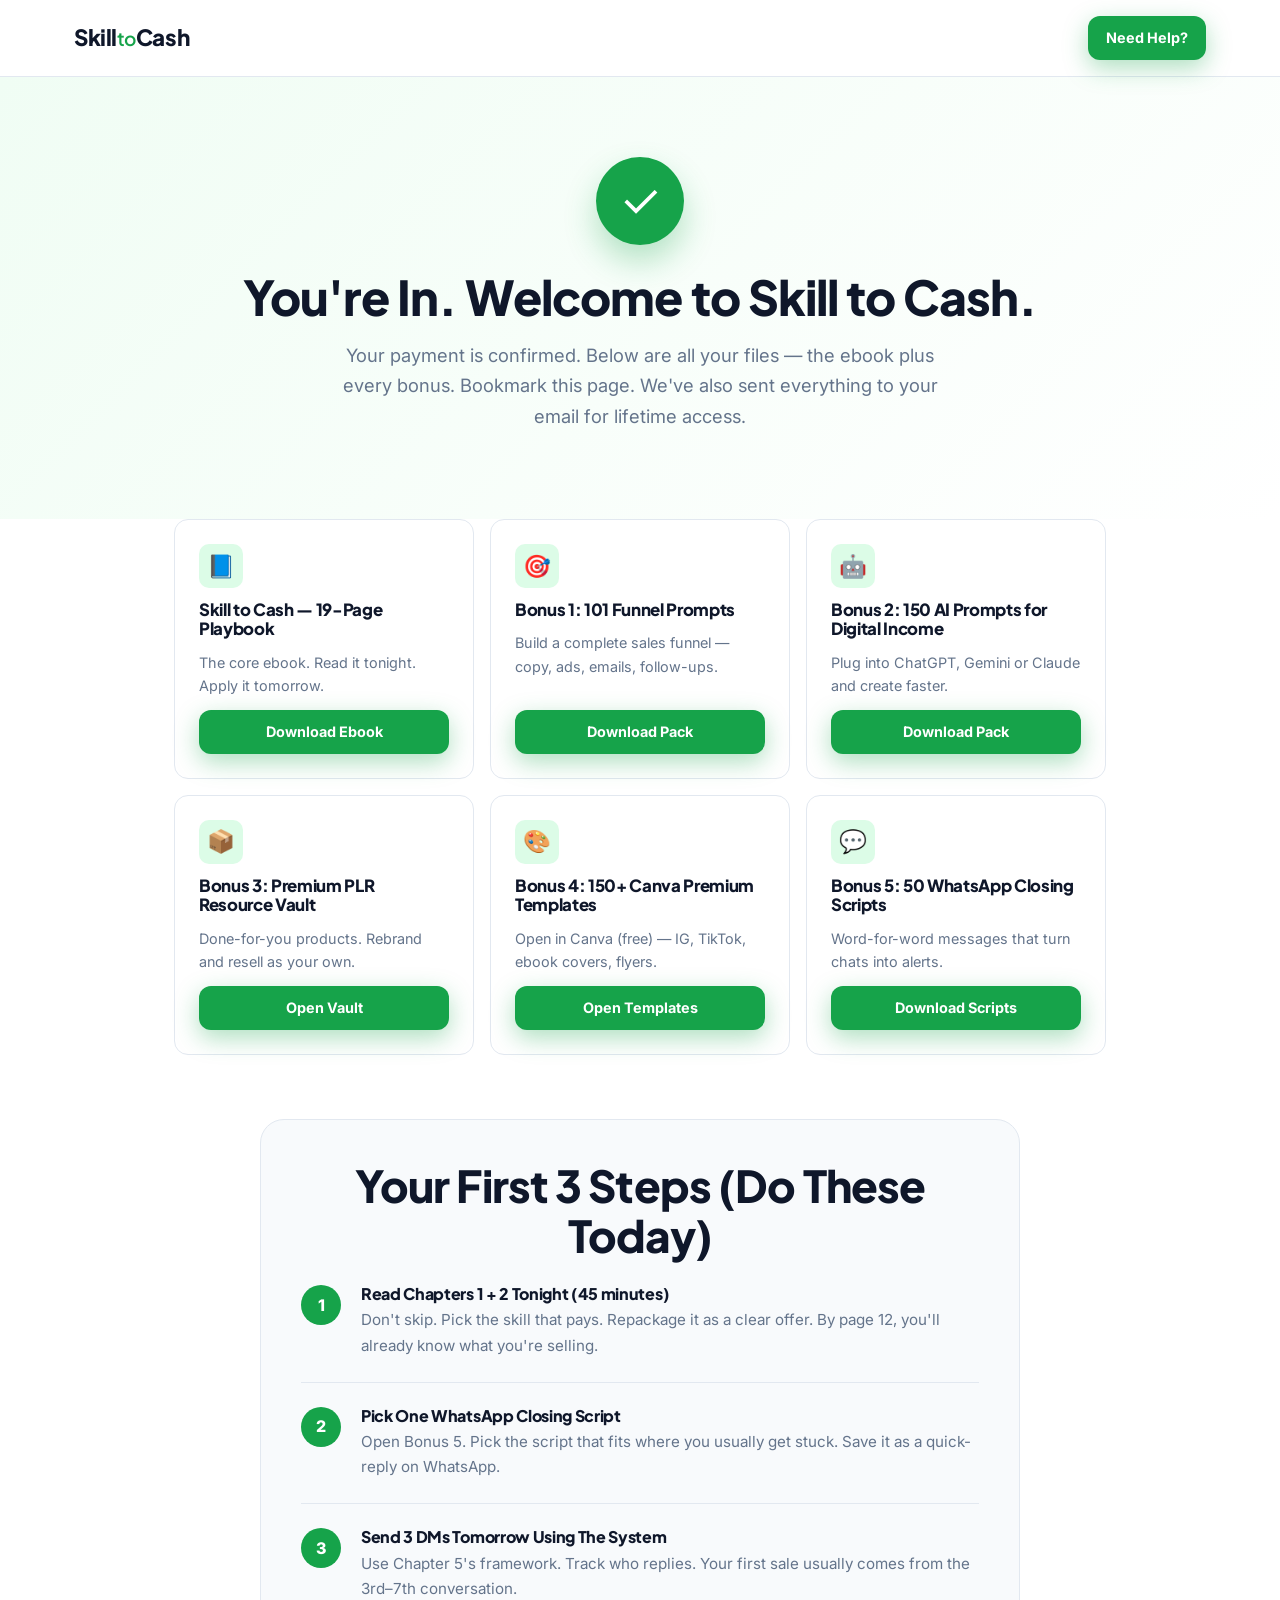
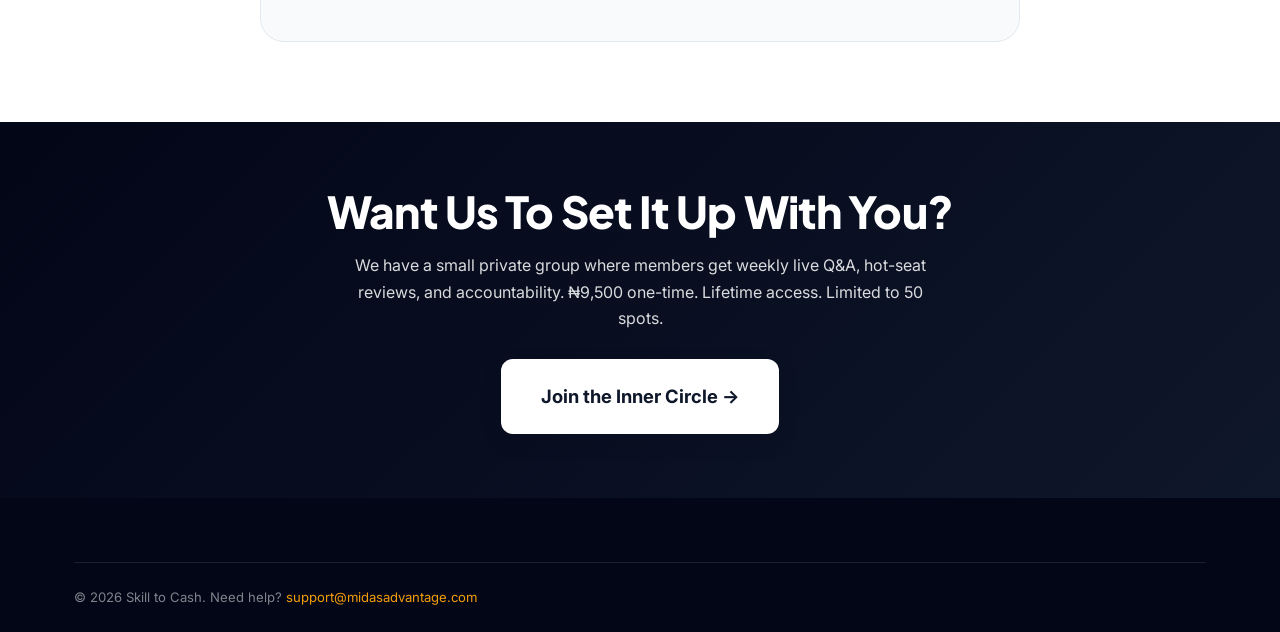
<file: thank-you.html>
<!DOCTYPE html>
<html lang="en">
<head>
  <meta charset="UTF-8" />
  <meta name="viewport" content="width=device-width, initial-scale=1.0" />
  <title>Welcome to Skill to Cash — Your Files Are Ready</title>
  <link rel="preconnect" href="https://fonts.googleapis.com" />
  <link rel="preconnect" href="https://fonts.gstatic.com" crossorigin />
  <link href="https://fonts.googleapis.com/css2?family=Inter:wght@400;500;600;700;800&family=Plus+Jakarta+Sans:wght@700;800;900&display=swap" rel="stylesheet" />
  <link rel="stylesheet" href="styles.css" />
  <style>
    .ty-hero {
      padding: 80px 0 48px;
      text-align: center;
      background: linear-gradient(135deg, #f0fdf4 0%, #ffffff 100%);
    }
    .ty-check {
      width: 88px; height: 88px;
      margin: 0 auto 24px;
      border-radius: 50%;
      background: var(--primary);
      color: #fff;
      display: flex; align-items: center; justify-content: center;
      font-size: 3rem;
      box-shadow: 0 16px 32px rgba(22,163,74,0.3);
    }
    .ty-h1 { font-size: clamp(2rem, 4vw, 3rem); margin-bottom: 16px; }
    .ty-sub { font-size: 1.15rem; color: var(--muted); max-width: 640px; margin: 0 auto 40px; }
    .download-grid {
      display: grid;
      grid-template-columns: repeat(auto-fit, minmax(260px, 1fr));
      gap: 16px;
      max-width: 980px;
      margin: 0 auto 64px;
      padding: 0 24px;
    }
    .download-card {
      background: #fff;
      border: 1px solid var(--border);
      border-radius: var(--radius);
      padding: 24px;
      display: flex;
      flex-direction: column;
      gap: 12px;
      transition: all 0.3s;
    }
    .download-card:hover { transform: translateY(-4px); box-shadow: var(--shadow-md); }
    .dl-icon {
      width: 44px; height: 44px;
      background: var(--primary-light);
      color: var(--primary-dark);
      border-radius: 10px;
      display: flex; align-items: center; justify-content: center;
      font-size: 1.4rem;
    }
    .download-card h3 { font-size: 1.05rem; }
    .download-card p { color: var(--muted); font-size: 0.9rem; flex: 1; }
    .download-card .btn { width: 100%; }
    .next-steps {
      max-width: 760px;
      margin: 0 auto 80px;
      padding: 40px;
      background: var(--light);
      border-radius: var(--radius-lg);
      border: 1px solid var(--border);
    }
    .next-steps h2 { margin-bottom: 24px; text-align: center; }
    .step {
      display: flex;
      gap: 20px;
      margin-bottom: 24px;
      padding-bottom: 24px;
      border-bottom: 1px solid var(--border);
    }
    .step:last-child { border-bottom: none; padding-bottom: 0; margin-bottom: 0; }
    .step-num {
      width: 40px; height: 40px;
      border-radius: 50%;
      background: var(--primary);
      color: #fff;
      flex-shrink: 0;
      display: flex; align-items: center; justify-content: center;
      font-weight: 800;
    }
    .step h4 { margin-bottom: 4px; }
    .step p { color: var(--muted); font-size: 0.95rem; }
    .upsell {
      background: linear-gradient(135deg, var(--darker), var(--dark));
      color: #fff;
      padding: 64px 24px;
      text-align: center;
    }
    .upsell h2 { color: #fff; margin-bottom: 16px; }
    .upsell p { color: rgba(255,255,255,0.85); max-width: 600px; margin: 0 auto 28px; }
  </style>
</head>
<body>

  <header class="nav">
    <div class="container nav-inner">
      <a href="index.html" class="logo">Skill<span>to</span>Cash</a>
      <a href="mailto:support@midasadvantage.com" class="btn btn-sm btn-primary">Need Help?</a>
    </div>
  </header>

  <section class="ty-hero">
    <div class="container">
      <div class="ty-check">✓</div>
      <h1 class="ty-h1">You're In. Welcome to Skill to Cash.</h1>
      <p class="ty-sub">Your payment is confirmed. Below are all your files — the ebook plus every bonus. Bookmark this page. We've also sent everything to your email for lifetime access.</p>
    </div>
  </section>

  <div class="download-grid">
    <div class="download-card">
      <div class="dl-icon">📘</div>
      <h3>Skill to Cash — 19-Page Playbook</h3>
      <p>The core ebook. Read it tonight. Apply it tomorrow.</p>
      <a href="#" class="btn btn-primary btn-sm">Download Ebook</a>
    </div>
    <div class="download-card">
      <div class="dl-icon">🎯</div>
      <h3>Bonus 1: 101 Funnel Prompts</h3>
      <p>Build a complete sales funnel — copy, ads, emails, follow-ups.</p>
      <a href="#" class="btn btn-primary btn-sm">Download Pack</a>
    </div>
    <div class="download-card">
      <div class="dl-icon">🤖</div>
      <h3>Bonus 2: 150 AI Prompts for Digital Income</h3>
      <p>Plug into ChatGPT, Gemini or Claude and create faster.</p>
      <a href="#" class="btn btn-primary btn-sm">Download Pack</a>
    </div>
    <div class="download-card">
      <div class="dl-icon">📦</div>
      <h3>Bonus 3: Premium PLR Resource Vault</h3>
      <p>Done-for-you products. Rebrand and resell as your own.</p>
      <a href="#" class="btn btn-primary btn-sm">Open Vault</a>
    </div>
    <div class="download-card">
      <div class="dl-icon">🎨</div>
      <h3>Bonus 4: 150+ Canva Premium Templates</h3>
      <p>Open in Canva (free) — IG, TikTok, ebook covers, flyers.</p>
      <a href="#" class="btn btn-primary btn-sm">Open Templates</a>
    </div>
    <div class="download-card">
      <div class="dl-icon">💬</div>
      <h3>Bonus 5: 50 WhatsApp Closing Scripts</h3>
      <p>Word-for-word messages that turn chats into alerts.</p>
      <a href="#" class="btn btn-primary btn-sm">Download Scripts</a>
    </div>
  </div>

  <div class="container">
    <div class="next-steps">
      <h2>Your First 3 Steps (Do These Today)</h2>
      <div class="step">
        <div class="step-num">1</div>
        <div>
          <h4>Read Chapters 1 + 2 Tonight (45 minutes)</h4>
          <p>Don't skip. Pick the skill that pays. Repackage it as a clear offer. By page 12, you'll already know what you're selling.</p>
        </div>
      </div>
      <div class="step">
        <div class="step-num">2</div>
        <div>
          <h4>Pick One WhatsApp Closing Script</h4>
          <p>Open Bonus 5. Pick the script that fits where you usually get stuck. Save it as a quick-reply on WhatsApp.</p>
        </div>
      </div>
      <div class="step">
        <div class="step-num">3</div>
        <div>
          <h4>Send 3 DMs Tomorrow Using The System</h4>
          <p>Use Chapter 5's framework. Track who replies. Your first sale usually comes from the 3rd–7th conversation.</p>
        </div>
      </div>
    </div>
  </div>

  <section class="upsell">
    <div class="container">
      <h2>Want Us To Set It Up With You?</h2>
      <p>We have a small private group where members get weekly live Q&A, hot-seat reviews, and accountability. ₦9,500 one-time. Lifetime access. Limited to 50 spots.</p>
      <a href="#" class="btn btn-xl btn-light">Join the Inner Circle →</a>
    </div>
  </section>

  <footer class="footer">
    <div class="container">
      <div class="footer-bottom">
        <small>© 2026 Skill to Cash. Need help? <a href="mailto:support@midasadvantage.com" style="color:var(--accent)">support@midasadvantage.com</a></small>
      </div>
    </div>
  </footer>

</body>
</html>
</file>
<file: styles.css>
/* ============ RESET + BASE ============ */
*, *::before, *::after { box-sizing: border-box; margin: 0; padding: 0; }
html { scroll-behavior: smooth; }
body {
  font-family: 'Inter', -apple-system, BlinkMacSystemFont, sans-serif;
  font-size: 16px;
  line-height: 1.65;
  color: #0f172a;
  background: #ffffff;
  -webkit-font-smoothing: antialiased;
  overflow-x: hidden;
}
img { max-width: 100%; display: block; }
a { color: inherit; text-decoration: none; }
ul { list-style: none; }
button { font-family: inherit; cursor: pointer; border: none; background: none; }

:root {
  --primary: #16a34a;     /* green - growth, naira */
  --primary-dark: #15803d;
  --primary-light: #dcfce7;
  --accent: #f59e0b;      /* gold - premium */
  --accent-dark: #d97706;
  --dark: #0f172a;
  --darker: #020617;
  --muted: #64748b;
  --light: #f8fafc;
  --border: #e2e8f0;
  --danger: #dc2626;
  --shadow-sm: 0 2px 8px rgba(0,0,0,0.04);
  --shadow-md: 0 8px 24px rgba(0,0,0,0.08);
  --shadow-lg: 0 24px 48px rgba(0,0,0,0.12);
  --radius: 14px;
  --radius-lg: 24px;
}

.container {
  max-width: 1180px;
  margin: 0 auto;
  padding: 0 24px;
}

/* ============ TYPOGRAPHY ============ */
h1, h2, h3, h4 {
  font-family: 'Plus Jakarta Sans', 'Inter', sans-serif;
  font-weight: 800;
  line-height: 1.15;
  letter-spacing: -0.02em;
  color: var(--dark);
}
h1 { font-size: clamp(2rem, 5vw, 3.5rem); }
h2 { font-size: clamp(1.75rem, 4vw, 2.75rem); }
h3 { font-size: 1.25rem; }
.section-title {
  text-align: center;
  margin-bottom: 16px;
}
.section-title.white { color: #fff; }
.section-lede {
  text-align: center;
  font-size: 1.125rem;
  color: var(--muted);
  max-width: 760px;
  margin: 0 auto 56px;
}
.section-lede.white { color: rgba(255,255,255,0.85); }
.highlight {
  background: linear-gradient(120deg, var(--primary-light) 0%, var(--primary-light) 100%);
  background-repeat: no-repeat;
  background-size: 100% 35%;
  background-position: 0 88%;
  padding: 0 4px;
  color: var(--primary-dark);
}
.highlight-yellow {
  color: var(--accent);
}

/* ============ BUTTONS ============ */
.btn {
  display: inline-flex;
  align-items: center;
  justify-content: center;
  flex-direction: column;
  gap: 4px;
  padding: 14px 28px;
  border-radius: 12px;
  font-weight: 700;
  font-size: 1rem;
  transition: all 0.2s ease;
  text-align: center;
  white-space: nowrap;
  cursor: pointer;
}
.btn-sub {
  font-size: 0.78rem;
  font-weight: 500;
  opacity: 0.85;
}
.btn-sm { padding: 10px 18px; font-size: 0.9rem; }
.btn-lg { padding: 18px 36px; font-size: 1.05rem; }
.btn-xl { padding: 22px 40px; font-size: 1.15rem; }
.btn-block { width: 100%; }
.btn-primary {
  background: var(--primary);
  color: #fff;
  box-shadow: 0 8px 24px rgba(22, 163, 74, 0.35);
}
.btn-primary:hover {
  background: var(--primary-dark);
  transform: translateY(-2px);
  box-shadow: 0 12px 32px rgba(22, 163, 74, 0.45);
}
.btn-light {
  background: #fff;
  color: var(--dark);
  box-shadow: var(--shadow-md);
}
.btn-light:hover {
  transform: translateY(-2px);
  box-shadow: var(--shadow-lg);
}

/* ============ ANNOUNCE BAR ============ */
.announce-bar {
  background: var(--darker);
  color: #fff;
  text-align: center;
  padding: 10px 16px;
  font-size: 0.88rem;
  display: flex;
  align-items: center;
  justify-content: center;
  gap: 10px;
  flex-wrap: wrap;
}
.announce-bar strong { color: var(--accent); }
.pulse-dot {
  width: 8px;
  height: 8px;
  border-radius: 50%;
  background: var(--accent);
  display: inline-block;
  animation: pulse 1.5s infinite;
}
@keyframes pulse {
  0%, 100% { opacity: 1; transform: scale(1); }
  50% { opacity: 0.4; transform: scale(1.4); }
}

/* ============ NAV ============ */
.nav {
  background: rgba(255,255,255,0.92);
  backdrop-filter: blur(12px);
  border-bottom: 1px solid var(--border);
  position: sticky;
  top: 0;
  z-index: 100;
}
.nav-inner {
  display: flex;
  align-items: center;
  justify-content: space-between;
  padding: 16px 24px;
  gap: 24px;
}
.logo {
  font-family: 'Plus Jakarta Sans', sans-serif;
  font-weight: 800;
  font-size: 1.4rem;
  color: var(--dark);
  letter-spacing: -0.02em;
}
.logo span { color: var(--primary); font-weight: 600; font-size: 0.85em; }
.nav-links { display: flex; gap: 28px; }
.nav-links a {
  font-size: 0.92rem;
  font-weight: 500;
  color: var(--muted);
  transition: color 0.2s;
}
.nav-links a:hover { color: var(--dark); }

/* ============ HERO ============ */
.hero {
  padding: 64px 0 80px;
  background:
    radial-gradient(ellipse at top left, rgba(22,163,74,0.08) 0%, transparent 50%),
    radial-gradient(ellipse at bottom right, rgba(245,158,11,0.06) 0%, transparent 50%),
    #ffffff;
  overflow: hidden;
}
.hero-grid {
  display: grid;
  grid-template-columns: 1.1fr 1fr;
  gap: 64px;
  align-items: center;
}
.badge {
  display: inline-flex;
  align-items: center;
  gap: 8px;
  background: var(--primary-light);
  color: var(--primary-dark);
  padding: 8px 16px;
  border-radius: 999px;
  font-size: 0.82rem;
  font-weight: 600;
  margin-bottom: 24px;
}
.badge.badge-light {
  background: rgba(255,255,255,0.15);
  color: #fff;
  border: 1px solid rgba(255,255,255,0.25);
}
.badge.badge-gold {
  background: #fef3c7;
  color: var(--accent-dark);
}
.badge-dot {
  width: 6px;
  height: 6px;
  border-radius: 50%;
  background: currentColor;
  animation: pulse 1.5s infinite;
}
.hero-title { margin-bottom: 24px; }
.hero-title em { font-style: normal; color: var(--muted); display: block; margin-top: 8px; font-size: 0.7em; font-weight: 600; }
.hero-sub {
  font-size: 1.15rem;
  color: var(--muted);
  margin-bottom: 28px;
  max-width: 580px;
}
.hero-bullets { margin-bottom: 36px; }
.hero-bullets li {
  display: flex;
  align-items: flex-start;
  gap: 12px;
  margin-bottom: 12px;
  font-size: 1rem;
  color: var(--dark);
}
.check {
  flex-shrink: 0;
  width: 24px;
  height: 24px;
  background: var(--primary);
  color: #fff;
  border-radius: 50%;
  display: inline-flex;
  align-items: center;
  justify-content: center;
  font-size: 0.78rem;
  font-weight: 700;
  margin-top: 2px;
}
.hero-cta { display: flex; flex-direction: column; align-items: flex-start; gap: 24px; }
.trust-row {
  display: flex;
  align-items: center;
  gap: 16px;
}
.avatars { display: flex; }
.avatar {
  width: 36px;
  height: 36px;
  border-radius: 50%;
  border: 3px solid #fff;
  display: inline-flex;
  align-items: center;
  justify-content: center;
  font-weight: 700;
  font-size: 0.9rem;
  color: #fff;
  margin-left: -10px;
}
.avatars .a1 { background: #f59e0b; margin-left: 0; }
.avatars .a2 { background: #16a34a; }
.avatars .a3 { background: #2563eb; }
.avatars .a4 { background: var(--dark); font-size: 0.8rem; }
.stars { color: var(--accent); font-size: 1rem; letter-spacing: 2px; }
.trust-row small { color: var(--muted); font-size: 0.85rem; }

/* HERO MOCKUP */
.hero-visual { position: relative; }
.mockup {
  position: relative;
  perspective: 1200px;
}
.mockup-glow {
  position: absolute;
  inset: -40px;
  background: radial-gradient(circle, rgba(22,163,74,0.25) 0%, transparent 70%);
  filter: blur(40px);
  z-index: 0;
}
.ebook-cover {
  position: relative;
  z-index: 1;
  width: 320px;
  max-width: 100%;
  margin: 0 auto;
  aspect-ratio: 3/4;
  background: linear-gradient(135deg, #0f172a 0%, #1e293b 60%, #16a34a 100%);
  border-radius: 8px 16px 16px 8px;
  padding: 36px 32px;
  color: #fff;
  display: flex;
  flex-direction: column;
  justify-content: space-between;
  box-shadow:
    0 30px 60px rgba(0,0,0,0.3),
    -8px 0 0 rgba(0,0,0,0.1) inset,
    0 0 0 1px rgba(255,255,255,0.1) inset;
  transform: rotateY(-12deg) rotateX(4deg);
  transition: transform 0.4s ease;
}
.ebook-cover:hover { transform: rotateY(-6deg) rotateX(2deg); }
.ebook-tag {
  font-size: 0.7rem;
  letter-spacing: 3px;
  font-weight: 700;
  color: var(--accent);
  border: 1px solid var(--accent);
  display: inline-block;
  padding: 4px 10px;
  border-radius: 4px;
  align-self: flex-start;
}
.ebook-title {
  font-family: 'Plus Jakarta Sans', sans-serif;
  font-size: 3rem;
  font-weight: 900;
  line-height: 1;
  letter-spacing: -0.04em;
}
.ebook-title span {
  font-size: 1.4rem;
  font-weight: 600;
  color: var(--accent);
  font-style: italic;
}
.ebook-sub {
  font-size: 0.95rem;
  opacity: 0.9;
  font-weight: 500;
}
.ebook-author {
  font-size: 0.78rem;
  opacity: 0.7;
  letter-spacing: 1px;
  text-transform: uppercase;
}
.mockup-stickers {
  position: absolute;
  inset: 0;
  pointer-events: none;
  z-index: 2;
}
.sticker {
  position: absolute;
  background: #fff;
  padding: 8px 14px;
  border-radius: 999px;
  font-size: 0.78rem;
  font-weight: 700;
  color: var(--dark);
  box-shadow: var(--shadow-md);
  white-space: nowrap;
}
.sticker.s1 { top: 10%; right: -10%; transform: rotate(8deg); background: var(--accent); color: #fff; }
.sticker.s2 { top: 35%; right: -15%; transform: rotate(-4deg); }
.sticker.s3 { bottom: 25%; right: -8%; transform: rotate(6deg); background: var(--primary); color: #fff; }
.sticker.s4 { top: 20%; left: -12%; transform: rotate(-8deg); }
.sticker.s5 { bottom: 12%; left: -10%; transform: rotate(4deg); background: var(--dark); color: #fff; }

/* ============ PROOF STRIP ============ */
.proof-strip {
  background: var(--light);
  padding: 28px 0;
  border-top: 1px solid var(--border);
  border-bottom: 1px solid var(--border);
}
.proof-strip-label {
  text-align: center;
  font-size: 0.8rem;
  color: var(--muted);
  text-transform: uppercase;
  letter-spacing: 2px;
  margin-bottom: 14px;
}
.proof-logos {
  display: flex;
  align-items: center;
  justify-content: center;
  gap: 24px;
  flex-wrap: wrap;
  font-weight: 600;
  color: var(--dark);
  font-size: 0.95rem;
}
.proof-logos span:nth-child(even) { color: var(--border); }

/* ============ PAIN ============ */
.pain { padding: 96px 0; background: #fff; }
.pain-grid {
  display: grid;
  grid-template-columns: repeat(auto-fit, minmax(240px, 1fr));
  gap: 24px;
  margin-bottom: 48px;
}
.pain-card {
  padding: 32px 28px;
  background: var(--light);
  border: 1px solid var(--border);
  border-radius: var(--radius);
  transition: all 0.3s;
}
.pain-card:hover {
  transform: translateY(-4px);
  box-shadow: var(--shadow-md);
  border-color: var(--primary);
}
.pain-icon { font-size: 2.4rem; margin-bottom: 16px; }
.pain-card h3 { margin-bottom: 8px; font-size: 1.1rem; }
.pain-card p { color: var(--muted); font-size: 0.95rem; }
.pain-callout {
  text-align: center;
  background: var(--dark);
  color: #fff;
  padding: 40px 32px;
  border-radius: var(--radius-lg);
  font-size: 1.4rem;
  line-height: 1.5;
  font-weight: 600;
}
.pain-callout strong { color: var(--accent); }

/* ============ PROMISE ============ */
.promise {
  padding: 96px 0;
  background: linear-gradient(135deg, var(--darker) 0%, var(--dark) 50%, #052e16 100%);
  color: #fff;
}
.promise .badge { margin-bottom: 24px; display: block; width: fit-content; margin-left: auto; margin-right: auto; }
.promise-grid {
  display: grid;
  grid-template-columns: repeat(auto-fit, minmax(220px, 1fr));
  gap: 24px;
}
.promise-card {
  background: rgba(255,255,255,0.05);
  border: 1px solid rgba(255,255,255,0.1);
  border-radius: var(--radius);
  padding: 32px 28px;
  backdrop-filter: blur(10px);
  transition: all 0.3s;
}
.promise-card:hover {
  background: rgba(22,163,74,0.12);
  border-color: var(--primary);
  transform: translateY(-4px);
}
.promise-card .num {
  font-family: 'Plus Jakarta Sans', sans-serif;
  font-size: 2.4rem;
  font-weight: 900;
  color: var(--accent);
  margin-bottom: 12px;
  letter-spacing: -0.04em;
}
.promise-card h3 { color: #fff; margin-bottom: 8px; }
.promise-card p { color: rgba(255,255,255,0.75); font-size: 0.95rem; }

/* ============ INSIDE EBOOK ============ */
.inside { padding: 96px 0; background: var(--light); }
.inside .badge { display: block; width: fit-content; margin: 0 auto 24px; }
.inside-grid {
  display: grid;
  grid-template-columns: repeat(auto-fit, minmax(280px, 1fr));
  gap: 20px;
}
.inside-card {
  background: #fff;
  border-radius: var(--radius);
  padding: 28px 24px;
  border: 1px solid var(--border);
  border-left: 4px solid var(--primary);
  transition: all 0.3s;
}
.inside-card:hover { transform: translateY(-4px); box-shadow: var(--shadow-md); }
.inside-card .chap {
  display: inline-block;
  font-size: 0.72rem;
  font-weight: 700;
  letter-spacing: 2px;
  color: var(--primary);
  text-transform: uppercase;
  margin-bottom: 10px;
}
.inside-card h3 { margin-bottom: 8px; font-size: 1.15rem; }
.inside-card p { color: var(--muted); font-size: 0.95rem; }

/* ============ TRANSFORMATION ============ */
.transformation { padding: 96px 0; background: #fff; }
.trans-grid {
  display: grid;
  grid-template-columns: 1fr auto 1fr;
  gap: 24px;
  align-items: center;
  max-width: 1000px;
  margin: 0 auto;
}
.trans-col {
  border-radius: var(--radius-lg);
  padding: 36px 32px;
}
.trans-col h3 {
  font-size: 1.3rem;
  margin-bottom: 24px;
}
.trans-col h3 span {
  display: block;
  font-size: 0.85rem;
  color: var(--muted);
  font-weight: 500;
  margin-top: 4px;
}
.trans-col ul li {
  padding: 10px 0;
  border-bottom: 1px solid var(--border);
  font-size: 0.97rem;
}
.trans-col ul li:last-child { border-bottom: none; }
.trans-col.before {
  background: #fef2f2;
  border: 1px solid #fecaca;
}
.trans-col.before h3 { color: var(--danger); }
.trans-col.before li { color: #7f1d1d; text-decoration: line-through; opacity: 0.7; }
.trans-col.after {
  background: var(--primary-light);
  border: 1px solid var(--primary);
}
.trans-col.after h3 { color: var(--primary-dark); }
.trans-col.after li { color: #14532d; font-weight: 500; }
.trans-arrow {
  font-size: 3rem;
  color: var(--primary);
  font-weight: 700;
}

/* ============ BONUSES ============ */
.bonuses {
  padding: 96px 0;
  background: linear-gradient(180deg, #fffbeb 0%, #fef3c7 100%);
}
.bonuses .badge { display: block; width: fit-content; margin: 0 auto 24px; }
.bonus-grid {
  display: grid;
  grid-template-columns: repeat(auto-fit, minmax(280px, 1fr));
  gap: 24px;
  max-width: 1100px;
  margin: 0 auto;
}
.bonus-card {
  background: #fff;
  border-radius: var(--radius);
  padding: 32px 28px;
  position: relative;
  box-shadow: var(--shadow-sm);
  border: 1px solid var(--border);
  transition: all 0.3s;
}
.bonus-card:hover { transform: translateY(-6px); box-shadow: var(--shadow-lg); }
.bonus-num {
  display: inline-block;
  font-size: 0.72rem;
  font-weight: 700;
  letter-spacing: 2px;
  text-transform: uppercase;
  color: var(--accent-dark);
  background: #fef3c7;
  padding: 4px 10px;
  border-radius: 4px;
  margin-bottom: 12px;
}
.bonus-value {
  position: absolute;
  top: 24px;
  right: 24px;
  font-weight: 800;
  color: var(--primary);
  font-size: 0.92rem;
  background: var(--primary-light);
  padding: 4px 10px;
  border-radius: 6px;
}
.bonus-card h3 { margin-bottom: 12px; padding-right: 80px; }
.bonus-card > p { color: var(--muted); margin-bottom: 16px; font-size: 0.95rem; }
.bonus-bullets li {
  font-size: 0.88rem;
  padding: 6px 0 6px 24px;
  position: relative;
  color: var(--dark);
}
.bonus-bullets li::before {
  content: '✓';
  position: absolute;
  left: 0;
  top: 6px;
  color: var(--primary);
  font-weight: 700;
}
.bonus-total {
  background: var(--dark);
  color: #fff;
  text-align: center;
  display: flex;
  flex-direction: column;
  align-items: center;
  justify-content: center;
  padding: 40px 28px;
}
.bonus-total h3 { color: #fff; }
.total-old {
  font-size: 2.4rem;
  font-weight: 900;
  color: var(--accent);
  margin: 16px 0 8px;
  font-family: 'Plus Jakarta Sans', sans-serif;
}
.bonus-total p { color: rgba(255,255,255,0.85); margin-bottom: 20px; }

/* ============ PROOF (TESTIMONIALS) ============ */
.proof { padding: 96px 0; background: #fff; }
.proof .badge { display: block; width: fit-content; margin: 0 auto 24px; }
.testimonials {
  display: grid;
  grid-template-columns: repeat(auto-fit, minmax(300px, 1fr));
  gap: 20px;
}
.testimonial {
  background: var(--light);
  border-radius: var(--radius);
  padding: 28px;
  border: 1px solid var(--border);
  transition: all 0.3s;
}
.testimonial:hover { transform: translateY(-4px); box-shadow: var(--shadow-md); }
.testimonial .stars { margin-bottom: 12px; }
.testimonial p {
  font-size: 0.97rem;
  margin-bottom: 20px;
  line-height: 1.6;
  color: var(--dark);
}
.t-author { display: flex; align-items: center; gap: 12px; }
.t-avatar {
  width: 44px;
  height: 44px;
  border-radius: 50%;
  background: linear-gradient(135deg, var(--primary), var(--accent));
  color: #fff;
  display: flex;
  align-items: center;
  justify-content: center;
  font-weight: 700;
}
.t-author strong { display: block; font-size: 0.95rem; }
.t-author small { color: var(--muted); font-size: 0.82rem; }

/* ============ FOR WHO ============ */
.for-who { padding: 96px 0; background: var(--light); }
.for-grid {
  display: grid;
  grid-template-columns: 1fr 1fr;
  gap: 24px;
  max-width: 1000px;
  margin: 0 auto;
}
.for-card {
  border-radius: var(--radius-lg);
  padding: 36px 32px;
}
.for-card h3 { margin-bottom: 20px; }
.for-card.yes {
  background: var(--primary-light);
  border: 2px solid var(--primary);
}
.for-card.yes h3 { color: var(--primary-dark); }
.for-card.no {
  background: #fef2f2;
  border: 2px solid #fecaca;
}
.for-card.no h3 { color: var(--danger); }
.for-card ul li {
  padding: 10px 0;
  border-bottom: 1px solid rgba(0,0,0,0.06);
  font-size: 0.97rem;
}
.for-card ul li:last-child { border-bottom: none; }

/* ============ PRICING ============ */
.pricing { padding: 96px 0; background: #fff; }
.pricing .badge { display: block; width: fit-content; margin: 0 auto 24px; }
.offer-card {
  display: grid;
  grid-template-columns: 1.2fr 1fr;
  gap: 0;
  max-width: 1000px;
  margin: 0 auto 40px;
  background: #fff;
  border-radius: var(--radius-lg);
  overflow: hidden;
  box-shadow: var(--shadow-lg);
  border: 2px solid var(--primary);
}
.offer-stack {
  padding: 40px 36px;
  background: var(--light);
}
.offer-stack h3 { margin-bottom: 20px; }
.stack-list li {
  display: flex;
  justify-content: space-between;
  padding: 14px 0;
  border-bottom: 1px solid var(--border);
  font-size: 0.95rem;
}
.stack-list li strong {
  color: var(--primary);
  font-weight: 700;
}
.stack-total {
  display: flex;
  justify-content: space-between;
  align-items: center;
  padding: 20px 0 0;
  font-size: 1.05rem;
  font-weight: 700;
}
.stack-total .strike {
  color: var(--danger);
  text-decoration: line-through;
  font-size: 1.4rem;
}
.offer-price {
  padding: 40px 36px;
  background: linear-gradient(135deg, #052e16 0%, #14532d 100%);
  color: #fff;
  display: flex;
  flex-direction: column;
  justify-content: center;
}
.price-tag {
  text-align: center;
  margin-bottom: 24px;
}
.price-tag small {
  display: block;
  opacity: 0.8;
  font-size: 0.92rem;
  margin-bottom: 6px;
}
.big-price {
  font-family: 'Plus Jakarta Sans', sans-serif;
  font-size: 4rem;
  font-weight: 900;
  letter-spacing: -0.04em;
  line-height: 1;
  color: var(--accent);
}
.price-tag .save {
  margin-top: 6px;
  color: var(--accent);
  font-weight: 600;
}
.payment-row {
  display: flex;
  justify-content: center;
  gap: 14px;
  flex-wrap: wrap;
  margin-top: 16px;
  font-size: 0.85rem;
  opacity: 0.85;
}
.urgency {
  text-align: center;
  margin-top: 16px;
  font-size: 0.92rem;
  font-weight: 600;
  color: var(--accent);
}

/* GUARANTEE */
.guarantee {
  max-width: 900px;
  margin: 0 auto;
  background: #fffbeb;
  border: 2px dashed var(--accent);
  border-radius: var(--radius-lg);
  padding: 36px;
  display: flex;
  align-items: center;
  gap: 32px;
}
.guarantee-badge {
  width: 130px;
  height: 130px;
  background: linear-gradient(135deg, var(--accent), var(--accent-dark));
  border-radius: 50%;
  display: flex;
  flex-direction: column;
  align-items: center;
  justify-content: center;
  color: #fff;
  flex-shrink: 0;
  box-shadow: 0 12px 24px rgba(245,158,11,0.3);
}
.guarantee-badge div {
  font-family: 'Plus Jakarta Sans', sans-serif;
  font-size: 3rem;
  font-weight: 900;
  line-height: 1;
}
.guarantee-badge small { font-size: 0.78rem; letter-spacing: 2px; font-weight: 700; }
.guarantee-text h3 { margin-bottom: 10px; color: var(--accent-dark); }
.guarantee-text p { color: var(--dark); font-size: 0.97rem; }

/* ============ FAQ ============ */
.faq { padding: 96px 0; background: var(--light); }
.faq-list { max-width: 760px; margin: 0 auto; }
.faq-item {
  background: #fff;
  border: 1px solid var(--border);
  border-radius: var(--radius);
  margin-bottom: 12px;
  overflow: hidden;
}
.faq-q {
  width: 100%;
  padding: 22px 24px;
  text-align: left;
  font-size: 1rem;
  font-weight: 600;
  color: var(--dark);
  display: flex;
  justify-content: space-between;
  align-items: center;
}
.faq-q span {
  font-size: 1.5rem;
  color: var(--primary);
  font-weight: 400;
  transition: transform 0.3s;
}
.faq-item.open .faq-q span { transform: rotate(45deg); }
.faq-a {
  max-height: 0;
  overflow: hidden;
  transition: max-height 0.3s ease;
}
.faq-item.open .faq-a { max-height: 300px; }
.faq-a p {
  padding: 0 24px 22px;
  color: var(--muted);
  font-size: 0.95rem;
}

/* ============ FINAL CTA ============ */
.final-cta {
  padding: 96px 0;
  background: linear-gradient(135deg, var(--primary-dark) 0%, var(--primary) 100%);
  color: #fff;
  text-align: center;
}
.final-cta h2 { color: #fff; margin-bottom: 24px; }
.final-cta > .container > p {
  font-size: 1.15rem;
  max-width: 720px;
  margin: 0 auto 36px;
  opacity: 0.95;
}
.final-cta .btn-light { margin-bottom: 36px; }
.final-cta .ps {
  font-size: 0.95rem;
  max-width: 700px;
  margin: 0 auto;
  background: rgba(255,255,255,0.1);
  padding: 20px;
  border-radius: var(--radius);
  border: 1px solid rgba(255,255,255,0.2);
}

/* ============ FOOTER ============ */
.footer {
  background: var(--darker);
  color: #fff;
  padding: 64px 0 24px;
}
.footer-grid {
  display: grid;
  grid-template-columns: 2fr 1fr 1fr;
  gap: 48px;
  margin-bottom: 40px;
}
.footer .logo { color: #fff; margin-bottom: 14px; display: inline-block; }
.footer-grid p {
  color: rgba(255,255,255,0.6);
  font-size: 0.92rem;
  max-width: 320px;
}
.footer h4 { color: #fff; margin-bottom: 14px; font-size: 0.95rem; }
.footer-grid div a {
  display: block;
  color: rgba(255,255,255,0.6);
  font-size: 0.92rem;
  padding: 4px 0;
  transition: color 0.2s;
}
.footer-grid div a:hover { color: var(--accent); }
.footer-bottom {
  border-top: 1px solid rgba(255,255,255,0.1);
  padding-top: 24px;
  display: flex;
  justify-content: space-between;
  flex-wrap: wrap;
  gap: 12px;
}
.footer-bottom small { color: rgba(255,255,255,0.5); font-size: 0.82rem; }

/* ============ STICKY MOBILE CTA ============ */
.sticky-cta {
  position: fixed;
  bottom: 0;
  left: 0;
  right: 0;
  background: #fff;
  padding: 12px 16px;
  box-shadow: 0 -8px 24px rgba(0,0,0,0.12);
  display: none;
  align-items: center;
  justify-content: space-between;
  gap: 12px;
  z-index: 90;
  border-top: 1px solid var(--border);
}
.sticky-cta strong {
  font-family: 'Plus Jakarta Sans', sans-serif;
  font-size: 1.3rem;
  color: var(--primary);
}
.sticky-cta .strike {
  color: var(--muted);
  text-decoration: line-through;
  font-size: 0.9rem;
  margin-left: 6px;
}

/* ============ RESPONSIVE ============ */

/* Tablet & below */
@media (max-width: 980px) {
  .nav-links { display: none; }
  .hero-grid { grid-template-columns: 1fr; gap: 48px; text-align: center; }
  .hero-copy { display: flex; flex-direction: column; align-items: center; }
  .hero-title { text-align: center; }
  .hero-sub { margin-left: auto; margin-right: auto; text-align: center; }
  .hero-bullets li { text-align: left; }
  .hero-cta { align-items: center; }
  .hero-visual { order: -1; }
  .ebook-cover { width: 260px; transform: rotateY(-6deg) rotateX(2deg); }
  .offer-card { grid-template-columns: 1fr; }
  .footer-grid { grid-template-columns: 1fr; gap: 32px; }
  .for-grid { grid-template-columns: 1fr; }
  .trans-grid { grid-template-columns: 1fr; }
  .trans-arrow { transform: rotate(90deg); margin: 0 auto; }
  .sticky-cta { display: flex; }
  body { padding-bottom: 78px; }
}

/* Phone */
@media (max-width: 640px) {
  .container { padding: 0 18px; }
  .announce-bar { font-size: 0.78rem; padding: 8px 12px; }
  .nav-inner { padding: 12px 18px; gap: 12px; }
  .logo { font-size: 1.2rem; }
  .btn { padding: 13px 20px; font-size: 0.95rem; }
  .btn-sm { padding: 9px 14px; font-size: 0.82rem; }
  .btn-lg { padding: 16px 24px; font-size: 1rem; }
  .btn-xl { padding: 18px 24px; font-size: 1rem; }
  .btn-sub { font-size: 0.72rem; }

  .hero { padding: 36px 0 56px; }
  .hero-title { font-size: clamp(1.65rem, 7vw, 2.1rem); line-height: 1.2; }
  .hero-title em { font-size: 0.85rem; margin-top: 12px; }
  .hero-sub { font-size: 1rem; }
  .hero-bullets li { font-size: 0.93rem; gap: 10px; }
  .check { width: 22px; height: 22px; font-size: 0.7rem; }

  .pain, .promise, .inside, .transformation, .changes, .bonuses, .proof, .for-who, .pricing, .faq, .final-cta { padding: 56px 0; }

  h2 { font-size: clamp(1.5rem, 6vw, 1.85rem); }
  .section-lede { font-size: 1rem; margin-bottom: 36px; }

  /* HERO MOCKUP — keep stickers from clipping off-screen */
  .ebook-cover { width: 220px; padding: 26px 22px; }
  .ebook-title { font-size: 2rem; }
  .ebook-title span { font-size: 1rem; }
  .ebook-sub { font-size: 0.82rem; }
  .ebook-tag { font-size: 0.6rem; letter-spacing: 2px; }
  .sticker { font-size: 0.65rem; padding: 5px 9px; }
  .sticker.s1 { right: -4%; }
  .sticker.s2 { right: -6%; }
  .sticker.s3 { right: -2%; }
  .sticker.s4 { left: -4%; }
  .sticker.s5 { left: -2%; }

  /* PAIN ROWS */
  .pain-row { padding: 20px 18px; gap: 14px; border-radius: 12px; }
  .pain-mark { width: 42px; height: 42px; font-size: 1.3rem; border-radius: 10px; }
  .pain-row h3 { font-size: 0.98rem; line-height: 1.3; }
  .pain-row p { font-size: 0.9rem; }
  .pain-callout { font-size: 1rem; padding: 24px 20px; line-height: 1.55; }

  /* CARDS — uniform tighter padding */
  .promise-card, .inside-card, .change-card, .bonus-card, .testimonial, .pain-card { padding: 24px 20px; }
  .promise-card .num { font-size: 2rem; }

  /* TRANSFORMATION */
  .trans-col { padding: 28px 22px; }

  /* CHANGES */
  .change-icon { width: 48px; height: 48px; font-size: 1.5rem; border-radius: 12px; }

  /* BONUSES — fix the bonus-value badge collision */
  .bonus-card h3 { padding-right: 0; margin-top: 8px; font-size: 1.1rem; }
  .bonus-value {
    position: static;
    display: inline-block;
    margin-bottom: 12px;
    margin-left: 8px;
  }
  .bonus-num { display: inline-block; }
  .bonus-card > p { font-size: 0.9rem; }
  .bonus-bullets li { font-size: 0.85rem; }
  .total-old { font-size: 2rem; }

  /* TESTIMONIALS */
  .testimonial p { font-size: 0.92rem; }

  /* WHO IS FOR */
  .for-card { padding: 26px 22px; }
  .for-card ul li { font-size: 0.92rem; }

  /* PRICING — force offer card to stay within viewport */
  .offer-card { border-radius: var(--radius); margin-left: -2px; margin-right: -2px; }
  .offer-stack, .offer-price { padding: 22px 16px; }
  .offer-stack h3 { font-size: 1rem; margin-bottom: 14px; }
  .stack-list li { padding: 10px 0; font-size: 0.82rem; flex-wrap: wrap; gap: 2px; }
  .stack-list li span { flex: 1; min-width: 0; }
  .stack-list li strong { font-size: 0.82rem; flex-shrink: 0; }
  .stack-total { font-size: 0.9rem; flex-wrap: wrap; gap: 4px; }
  .stack-total .strike { font-size: 1.1rem; }
  .big-price { font-size: 2.6rem; }
  .price-tag small { font-size: 0.82rem; }
  .payment-row { font-size: 0.72rem; gap: 8px; }
  .urgency { font-size: 0.8rem; }
  .offer-price .btn-xl { padding: 16px 18px; font-size: 0.95rem; }
  .offer-price .btn-sub { font-size: 0.68rem; }

  /* TRUST SIGNALS */
  .trust-signals { grid-template-columns: 1fr 1fr; gap: 12px; padding: 22px 18px; }
  .trust-item { padding: 10px 12px; gap: 10px; }
  .trust-icon { width: 36px; height: 36px; font-size: 1.2rem; }
  .trust-item strong { font-size: 0.85rem; }
  .trust-item small { font-size: 0.72rem; }

  /* FAQ */
  .faq-q { padding: 18px 18px; font-size: 0.95rem; }
  .faq-q span { font-size: 1.3rem; }
  .faq-a p { padding: 0 18px 18px; font-size: 0.9rem; }

  /* FINAL CTA */
  .final-cta h2 { font-size: 1.85rem; }
  .final-cta > .container > p { font-size: 1rem; }
  .final-cta .ps { padding: 16px; font-size: 0.88rem; }

  /* FOOTER */
  .footer { padding: 48px 0 20px; }
  .footer-grid { gap: 28px; margin-bottom: 28px; }
  .footer-bottom { flex-direction: column; align-items: flex-start; gap: 8px; }
  .footer-bottom small { font-size: 0.78rem; }

  /* STICKY CTA */
  .sticky-cta { padding: 10px 14px; gap: 8px; }
  .sticky-cta strong { font-size: 1.15rem; }
  .sticky-cta .strike { font-size: 0.82rem; margin-left: 4px; }
  .sticky-cta .btn { padding: 10px 16px; font-size: 0.85rem; flex-shrink: 0; }
}

/* Very small phones */
@media (max-width: 380px) {
  .container { padding: 0 14px; }
  .announce-bar { font-size: 0.72rem; }
  .hero-title { font-size: 1.55rem; }
  .ebook-cover { width: 190px; padding: 22px 18px; }
  .ebook-title { font-size: 1.7rem; }
  .sticker { font-size: 0.6rem; padding: 4px 7px; }
  .big-price { font-size: 2.6rem; }
  .trust-signals { grid-template-columns: 1fr; }
  .stars { letter-spacing: 1px; }
  .trust-row { flex-direction: column; gap: 10px; align-items: center; text-align: center; }
}


/* ============ PAIN STACK (Aren't You Tired Of…) ============ */
.pain-stack {
  max-width: 880px;
  margin: 0 auto 56px;
  display: flex;
  flex-direction: column;
  gap: 16px;
}
.pain-row {
  display: flex;
  gap: 24px;
  align-items: flex-start;
  padding: 28px 28px;
  background: var(--light);
  border: 1px solid var(--border);
  border-left: 4px solid var(--danger);
  border-radius: var(--radius);
  transition: all 0.3s;
}
.pain-row:hover {
  transform: translateX(6px);
  box-shadow: var(--shadow-md);
  border-left-color: var(--primary);
}
.pain-row:hover .pain-mark { transform: scale(1.1) rotate(-5deg); }
.pain-mark {
  flex-shrink: 0;
  width: 56px;
  height: 56px;
  border-radius: 14px;
  background: #fff;
  display: flex;
  align-items: center;
  justify-content: center;
  font-size: 1.8rem;
  box-shadow: var(--shadow-sm);
  transition: transform 0.3s;
}
.pain-row h3 {
  font-size: 1.1rem;
  margin-bottom: 6px;
  color: var(--dark);
}
.pain-row p {
  color: var(--muted);
  font-size: 0.97rem;
  line-height: 1.55;
}

/* ============ CHANGES SECTION (What Changes When You Get This Right) ============ */
.changes {
  padding: 96px 0;
  background:
    radial-gradient(ellipse at top right, rgba(245,158,11,0.08) 0%, transparent 50%),
    radial-gradient(ellipse at bottom left, rgba(22,163,74,0.06) 0%, transparent 50%),
    #fff;
}
.changes-grid {
  display: grid;
  grid-template-columns: repeat(auto-fit, minmax(280px, 1fr));
  gap: 20px;
  max-width: 1100px;
  margin: 0 auto;
}
.change-card {
  background: #fff;
  border: 1px solid var(--border);
  border-radius: var(--radius);
  padding: 32px 28px;
  position: relative;
  overflow: hidden;
  transition: all 0.3s;
}
.change-card::before {
  content: '';
  position: absolute;
  top: 0; left: 0;
  width: 100%;
  height: 4px;
  background: linear-gradient(90deg, var(--primary), var(--accent));
  transform: scaleX(0);
  transform-origin: left;
  transition: transform 0.4s ease;
}
.change-card:hover {
  transform: translateY(-6px);
  box-shadow: var(--shadow-lg);
  border-color: transparent;
}
.change-card:hover::before { transform: scaleX(1); }
.change-icon {
  width: 56px;
  height: 56px;
  background: linear-gradient(135deg, var(--primary-light), #fef3c7);
  border-radius: 14px;
  display: flex;
  align-items: center;
  justify-content: center;
  font-size: 1.8rem;
  margin-bottom: 18px;
}
.change-card h3 {
  font-size: 1.1rem;
  margin-bottom: 8px;
}
.change-card p {
  color: var(--muted);
  font-size: 0.95rem;
  line-height: 1.6;
}

/* Responsive tweaks for the new sections */
@media (max-width: 540px) {
  .changes { padding: 64px 0; }
  .pain-row { padding: 22px 20px; gap: 16px; }
  .pain-mark { width: 44px; height: 44px; font-size: 1.4rem; border-radius: 10px; }
  .pain-row h3 { font-size: 1rem; }
}



/* ============ TRUST SIGNALS (replaces guarantee block) ============ */
.trust-signals {
  max-width: 980px;
  margin: 8px auto 0;
  display: grid;
  grid-template-columns: repeat(4, 1fr);
  gap: 16px;
  background: var(--light);
  border: 1px solid var(--border);
  border-radius: var(--radius-lg);
  padding: 28px;
}
.trust-item {
  display: flex;
  align-items: center;
  gap: 12px;
  padding: 8px;
}
.trust-icon {
  width: 44px;
  height: 44px;
  flex-shrink: 0;
  background: linear-gradient(135deg, var(--primary-light), #fef3c7);
  border-radius: 12px;
  display: flex;
  align-items: center;
  justify-content: center;
  font-size: 1.4rem;
}
.trust-item strong {
  display: block;
  font-size: 0.95rem;
  color: var(--dark);
  font-weight: 700;
  line-height: 1.2;
}
.trust-item small {
  display: block;
  font-size: 0.78rem;
  color: var(--muted);
  margin-top: 2px;
  line-height: 1.3;
}

@media (max-width: 980px) {
  .trust-signals { grid-template-columns: 1fr 1fr; }
}

/* Prevent any horizontal overflow on mobile from rotated/absolutely-positioned elements */
.hero { isolation: isolate; }
.mockup { max-width: 100%; }

/* Ensure buttons don't overflow on tiny screens */
@media (max-width: 640px) {
  .btn { white-space: normal; max-width: 100%; }
}



/* ============ SALES POP-UP NOTIFICATION ============ */
.sales-pop {
  position: fixed;
  bottom: 90px;
  left: 20px;
  z-index: 95;
  max-width: 340px;
  width: calc(100% - 40px);
  background: #fff;
  border-radius: 12px;
  box-shadow: 0 12px 40px rgba(0,0,0,0.15), 0 0 0 1px rgba(0,0,0,0.04);
  transform: translateX(-120%);
  opacity: 0;
  transition: transform 0.5s cubic-bezier(0.34, 1.56, 0.64, 1), opacity 0.4s ease;
  pointer-events: none;
}
.sales-pop.show {
  transform: translateX(0);
  opacity: 1;
  pointer-events: all;
}
.sales-pop-inner {
  display: flex;
  align-items: center;
  gap: 12px;
  padding: 14px 16px;
  position: relative;
}
.sales-pop-icon {
  width: 40px;
  height: 40px;
  border-radius: 50%;
  background: var(--primary-light);
  display: flex;
  align-items: center;
  justify-content: center;
  font-size: 1.2rem;
  flex-shrink: 0;
}
.sales-pop-text {
  display: flex;
  flex-direction: column;
  gap: 2px;
  line-height: 1.3;
}
.sales-pop-text strong {
  font-size: 0.88rem;
  color: var(--dark);
}
.sales-pop-text span {
  font-size: 0.78rem;
  color: var(--muted);
}
.sales-pop-text span em {
  color: var(--primary-dark);
  font-style: normal;
  font-weight: 600;
}
.sales-pop-text small {
  font-size: 0.7rem;
  color: var(--muted);
  opacity: 0.7;
}
.sales-pop-close {
  position: absolute;
  top: 8px;
  right: 10px;
  width: 22px;
  height: 22px;
  border-radius: 50%;
  background: var(--light);
  border: none;
  font-size: 1rem;
  color: var(--muted);
  cursor: pointer;
  display: flex;
  align-items: center;
  justify-content: center;
  transition: background 0.2s;
}
.sales-pop-close:hover { background: var(--border); }

/* On mobile, position above sticky CTA */
@media (max-width: 980px) {
  .sales-pop {
    bottom: 84px;
    left: 12px;
    max-width: 300px;
    width: calc(100% - 24px);
  }
  .sales-pop-inner { padding: 12px 14px; gap: 10px; }
  .sales-pop-icon { width: 36px; height: 36px; font-size: 1rem; }
  .sales-pop-text strong { font-size: 0.82rem; }
  .sales-pop-text span { font-size: 0.72rem; }
  .sales-pop-text small { font-size: 0.65rem; }
}
</file>
